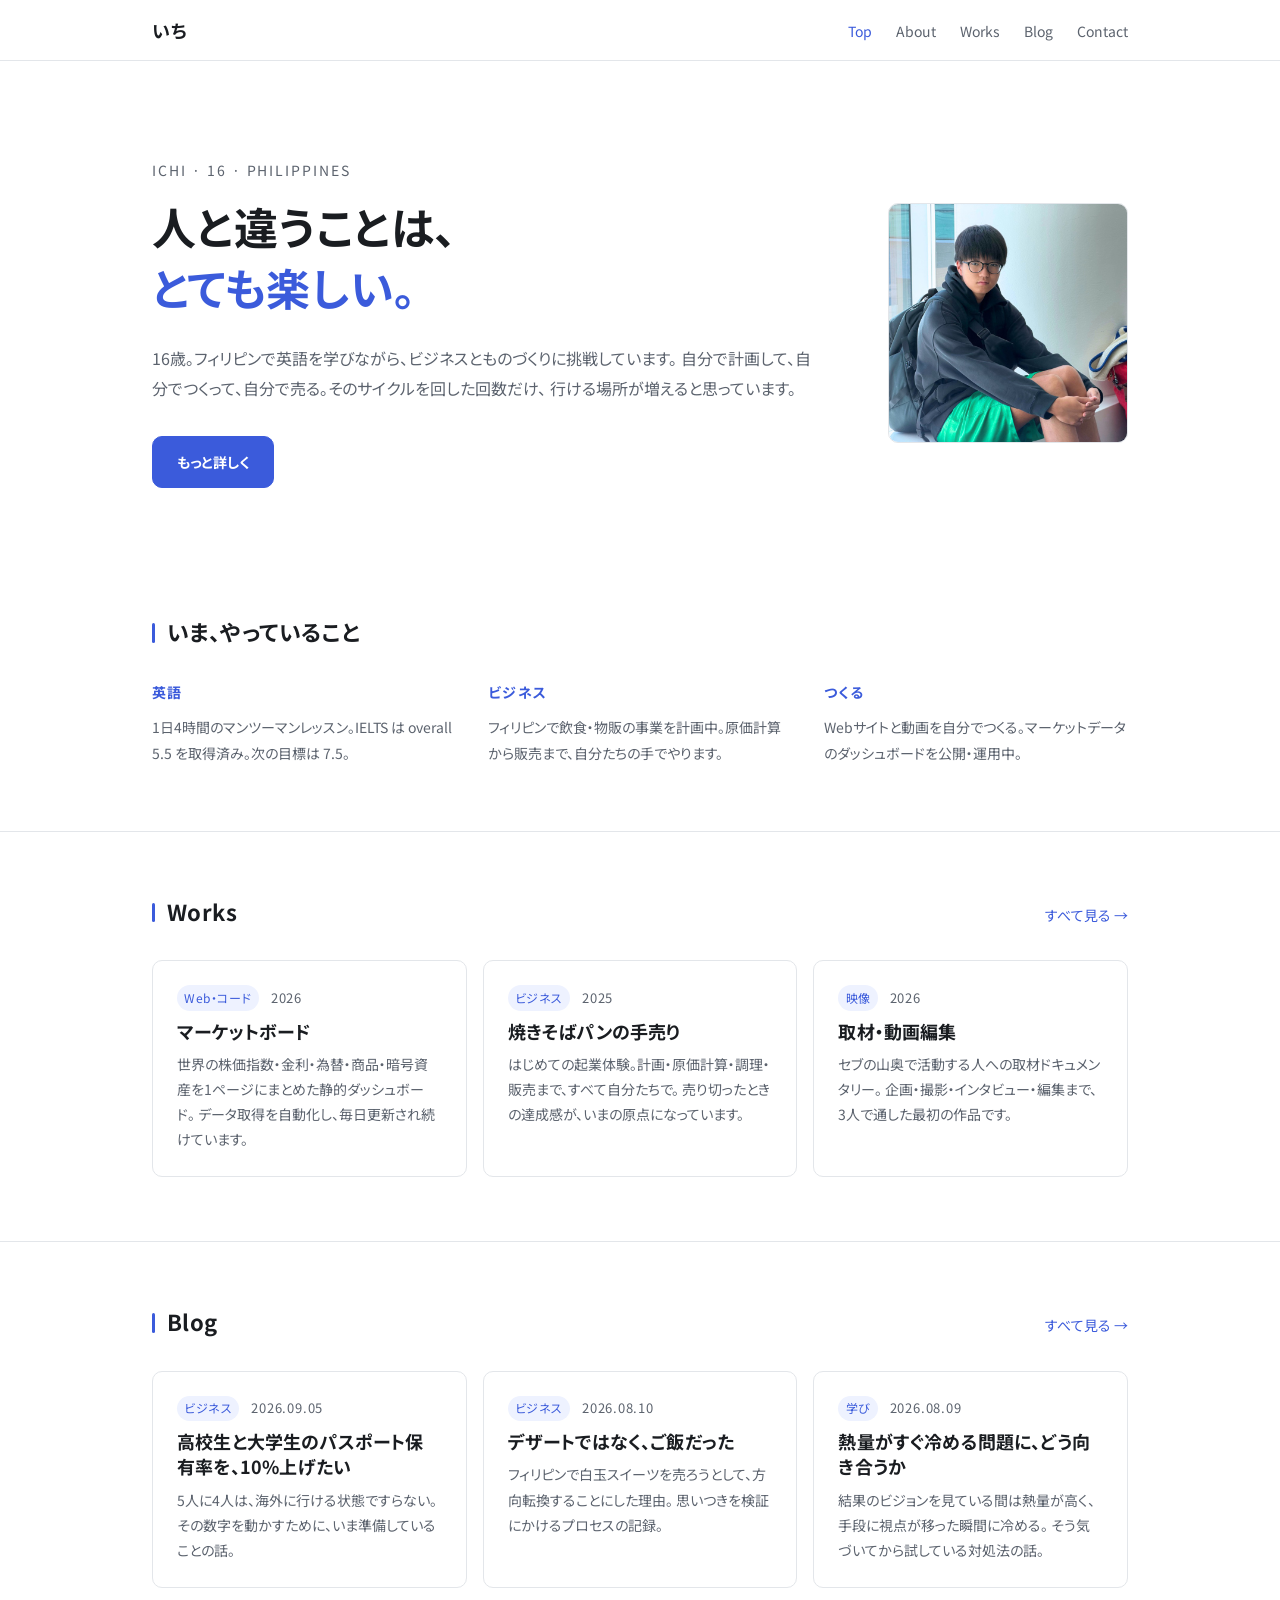
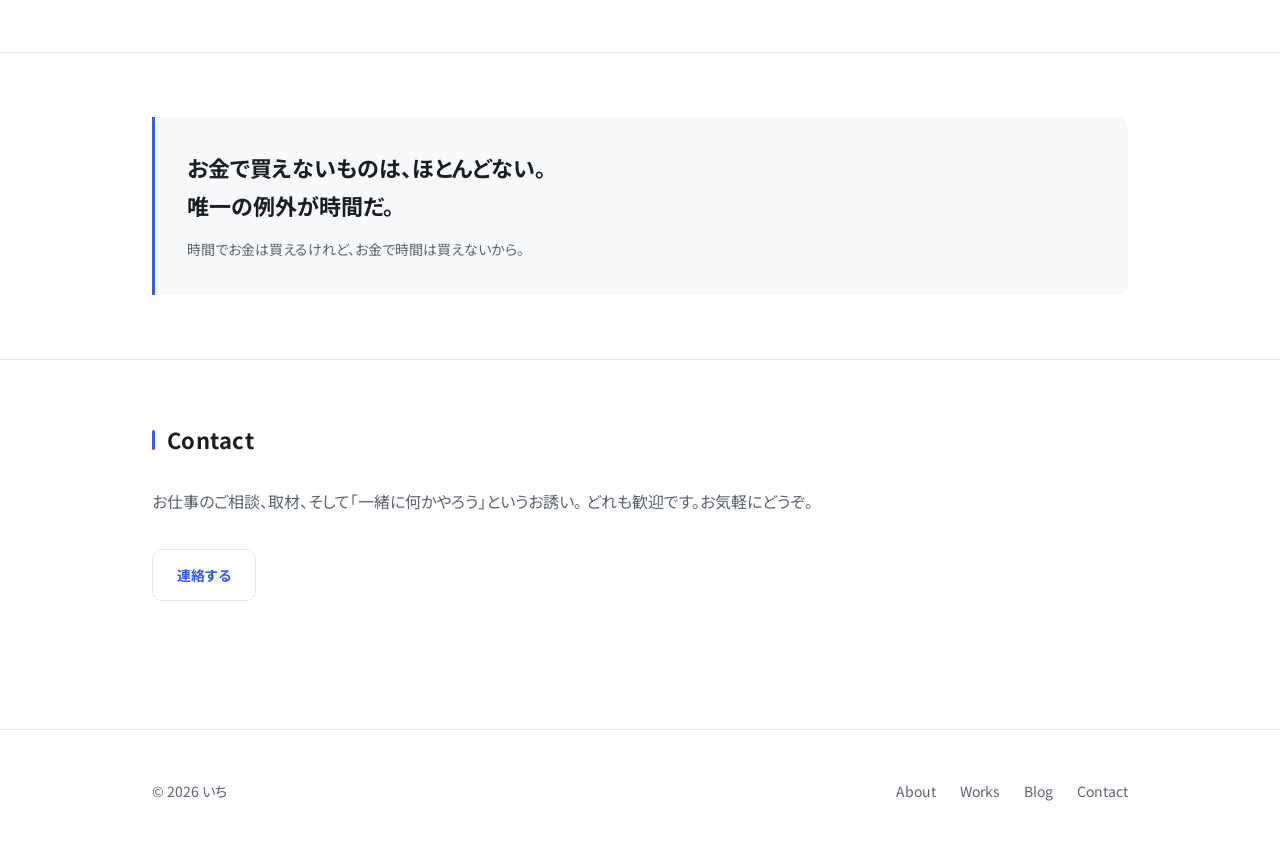
<file: index.html>
<!DOCTYPE html>
<html lang="ja">
<head>
<meta charset="UTF-8">
<meta name="viewport" content="width=device-width, initial-scale=1">
<title>いち — 人と違うことは、とても楽しい</title>
<meta name="description" content="16歳。フィリピンで英語を学びながら、ビジネスとものづくりに挑戦しています。いちの個人サイトです。">

<!-- OGP -->
<link rel="canonical" href="https://onagai0820-gif.github.io/">

<meta property="og:type" content="website">
<meta property="og:title" content="いち — 人と違うことは、とても楽しい">
<meta property="og:description" content="16歳。フィリピンで英語を学びながら、ビジネスとものづくりに挑戦しています。">
<meta property="og:url" content="https://onagai0820-gif.github.io/">
<meta property="og:locale" content="ja_JP">
<meta property="og:site_name" content="いち">
<meta property="og:image" content="https://onagai0820-gif.github.io/assets/img/og.jpg">
<meta property="og:image:width" content="1200">
<meta property="og:image:height" content="630">
<meta name="twitter:image" content="https://onagai0820-gif.github.io/assets/img/og.jpg">
<meta name="twitter:card" content="summary_large_image">

<link rel="preconnect" href="https://fonts.googleapis.com">
<link rel="preconnect" href="https://fonts.gstatic.com" crossorigin>
<link rel="stylesheet" href="https://fonts.googleapis.com/css2?family=Noto+Sans+JP:wght@400;700&display=swap">
<link rel="stylesheet" href="assets/css/style.css">

<script type="application/ld+json">
{
  "@context": "https://schema.org",
  "@type": "Person",
  "name": "いち",
  "url": "https://onagai0820-gif.github.io/",
  "description": "16歳。フィリピンで英語を学びながら、事業づくりとものづくりに挑戦している。",
  "nationality": "JP",
  "knowsAbout": ["起業", "Web開発", "動画編集", "英語学習"],
  "sameAs": [
    "https://www.threads.com/@ichi_souzouryoku",
    "https://www.youtube.com/@ichimichi-vs6mx",
    "https://github.com/onagai0820-gif"
  ]
}
</script>
</head>
<body>

<a class="skip-link" href="#main">本文へスキップ</a>

<header class="site-header">
  <div class="container">
    <a class="brand" href="index.html">いち</a>
    <nav class="nav" aria-label="メインナビゲーション">
      <ul>
        <li><a href="index.html" aria-current="page">Top</a></li>
        <li><a href="about.html">About</a></li>
        <li><a href="works.html">Works</a></li>
        <li><a href="blog/">Blog</a></li>
        <li><a href="contact.html">Contact</a></li>
      </ul>
    </nav>
  </div>
</header>

<main id="main">

  <!-- ヒーロー -->
  <section class="hero">
    <div class="container hero-inner">
      <div>
        <p class="hero-eyebrow">Ichi &middot; 16 &middot; Philippines</p>
        <h1 class="hero-title">人と違うことは、<br><span class="accent">とても楽しい。</span></h1>
        <p class="hero-lead">
          16歳。フィリピンで英語を学びながら、ビジネスとものづくりに挑戦しています。
          自分で計画して、自分でつくって、自分で売る。そのサイクルを回した回数だけ、
          行ける場所が増えると思っています。
        </p>
        <a class="btn" href="about.html">もっと詳しく</a>
      </div>
      <img class="hero-photo" src="assets/img/profile.jpg"
           alt="いちのプロフィール写真" width="800" height="800">
    </div>
  </section>

  <!-- いまやっていること -->
  <section class="section">
    <div class="container">
      <div class="section-head">
        <h2 class="section-title">いま、やっていること</h2>
      </div>
      <dl class="now-list reveal">
        <div>
          <dt>英語</dt>
          <dd>1日4時間のマンツーマンレッスン。IELTS は overall 5.5 を取得済み。次の目標は 7.5。</dd>
        </div>
        <div>
          <dt>ビジネス</dt>
          <dd>フィリピンで飲食・物販の事業を計画中。原価計算から販売まで、自分たちの手でやります。</dd>
        </div>
        <div>
          <dt>つくる</dt>
          <dd>Webサイトと動画を自分でつくる。マーケットデータのダッシュボードを公開・運用中。</dd>
        </div>
      </dl>
    </div>
  </section>

  <!-- Works -->
  <section class="section">
    <div class="container">
      <div class="section-head">
        <h2 class="section-title">Works</h2>
        <a class="link-more" href="works.html">すべて見る →</a>
      </div>
      <div class="card-grid card-grid--3 reveal">

        <a class="card" href="works.html#market-board">
          <p class="card-meta"><span class="tag">Web・コード</span><span>2026</span></p>
          <h3 class="card-title">マーケットボード</h3>
          <p class="card-desc">
            世界の株価指数・金利・為替・商品・暗号資産を1ページにまとめた静的ダッシュボード。
            データ取得を自動化し、毎日更新され続けています。
          </p>
        </a>

        <a class="card" href="works.html#yakisoba-pan">
          <p class="card-meta"><span class="tag">ビジネス</span><span>2025</span></p>
          <h3 class="card-title">焼きそばパンの手売り</h3>
          <p class="card-desc">
            はじめての起業体験。計画・原価計算・調理・販売まで、すべて自分たちで。
            売り切ったときの達成感が、いまの原点になっています。
          </p>
        </a>

        <a class="card" href="works.html#video">
          <p class="card-meta"><span class="tag">映像</span><span>2026</span></p>
          <h3 class="card-title">取材・動画編集</h3>
          <p class="card-desc">
            セブの山奥で活動する人への取材ドキュメンタリー。
            企画・撮影・インタビュー・編集まで、3人で通した最初の作品です。
          </p>
        </a>

      </div>
    </div>
  </section>

  <!-- Blog -->
  <section class="section">
    <div class="container">
      <div class="section-head">
        <h2 class="section-title">Blog</h2>
        <a class="link-more" href="blog/">すべて見る →</a>
      </div>
      <div class="card-grid card-grid--3 reveal">

        <a class="card" href="blog/2026-09-05-passport.html">
          <p class="card-meta"><span class="tag">ビジネス</span><time datetime="2026-09-05">2026.09.05</time></p>
          <h3 class="card-title">高校生と大学生のパスポート保有率を、10%上げたい</h3>
          <p class="card-desc">
            5人に4人は、海外に行ける状態ですらない。
            その数字を動かすために、いま準備していることの話。
          </p>
        </a>

        <a class="card" href="blog/2026-08-10-dessert-to-rice.html">
          <p class="card-meta"><span class="tag">ビジネス</span><time datetime="2026-08-10">2026.08.10</time></p>
          <h3 class="card-title">デザートではなく、ご飯だった</h3>
          <p class="card-desc">
            フィリピンで白玉スイーツを売ろうとして、方向転換することにした理由。
            思いつきを検証にかけるプロセスの記録。
          </p>
        </a>

        <a class="card" href="blog/2026-08-09-netsuryo.html">
          <p class="card-meta"><span class="tag">学び</span><time datetime="2026-08-09">2026.08.09</time></p>
          <h3 class="card-title">熱量がすぐ冷める問題に、どう向き合うか</h3>
          <p class="card-desc">
            結果のビジョンを見ている間は熱量が高く、手段に視点が移った瞬間に冷める。
            そう気づいてから試している対処法の話。
          </p>
        </a>

      </div>
    </div>
  </section>

  <!-- 価値観 -->
  <section class="section">
    <div class="container">
      <blockquote class="pull-quote reveal">
        <p>お金で買えないものは、ほとんどない。<br>唯一の例外が時間だ。</p>
        <footer>時間でお金は買えるけれど、お金で時間は買えないから。</footer>
      </blockquote>
    </div>
  </section>

  <!-- Contact -->
  <section class="section">
    <div class="container">
      <div class="section-head">
        <h2 class="section-title">Contact</h2>
      </div>
      <p class="hero-lead reveal">
        お仕事のご相談、取材、そして「一緒に何かやろう」というお誘い。
        どれも歓迎です。お気軽にどうぞ。
      </p>
      <a class="btn btn--ghost reveal" href="contact.html">連絡する</a>
    </div>
  </section>

</main>

<footer class="site-footer">
  <div class="container">
    <p>&copy; 2026 いち</p>
    <ul class="footer-links">
      <li><a href="about.html">About</a></li>
      <li><a href="works.html">Works</a></li>
      <li><a href="blog/">Blog</a></li>
      <li><a href="contact.html">Contact</a></li>
    </ul>
  </div>
</footer>

<script src="assets/js/main.js"></script>
</body>
</html>
</file>
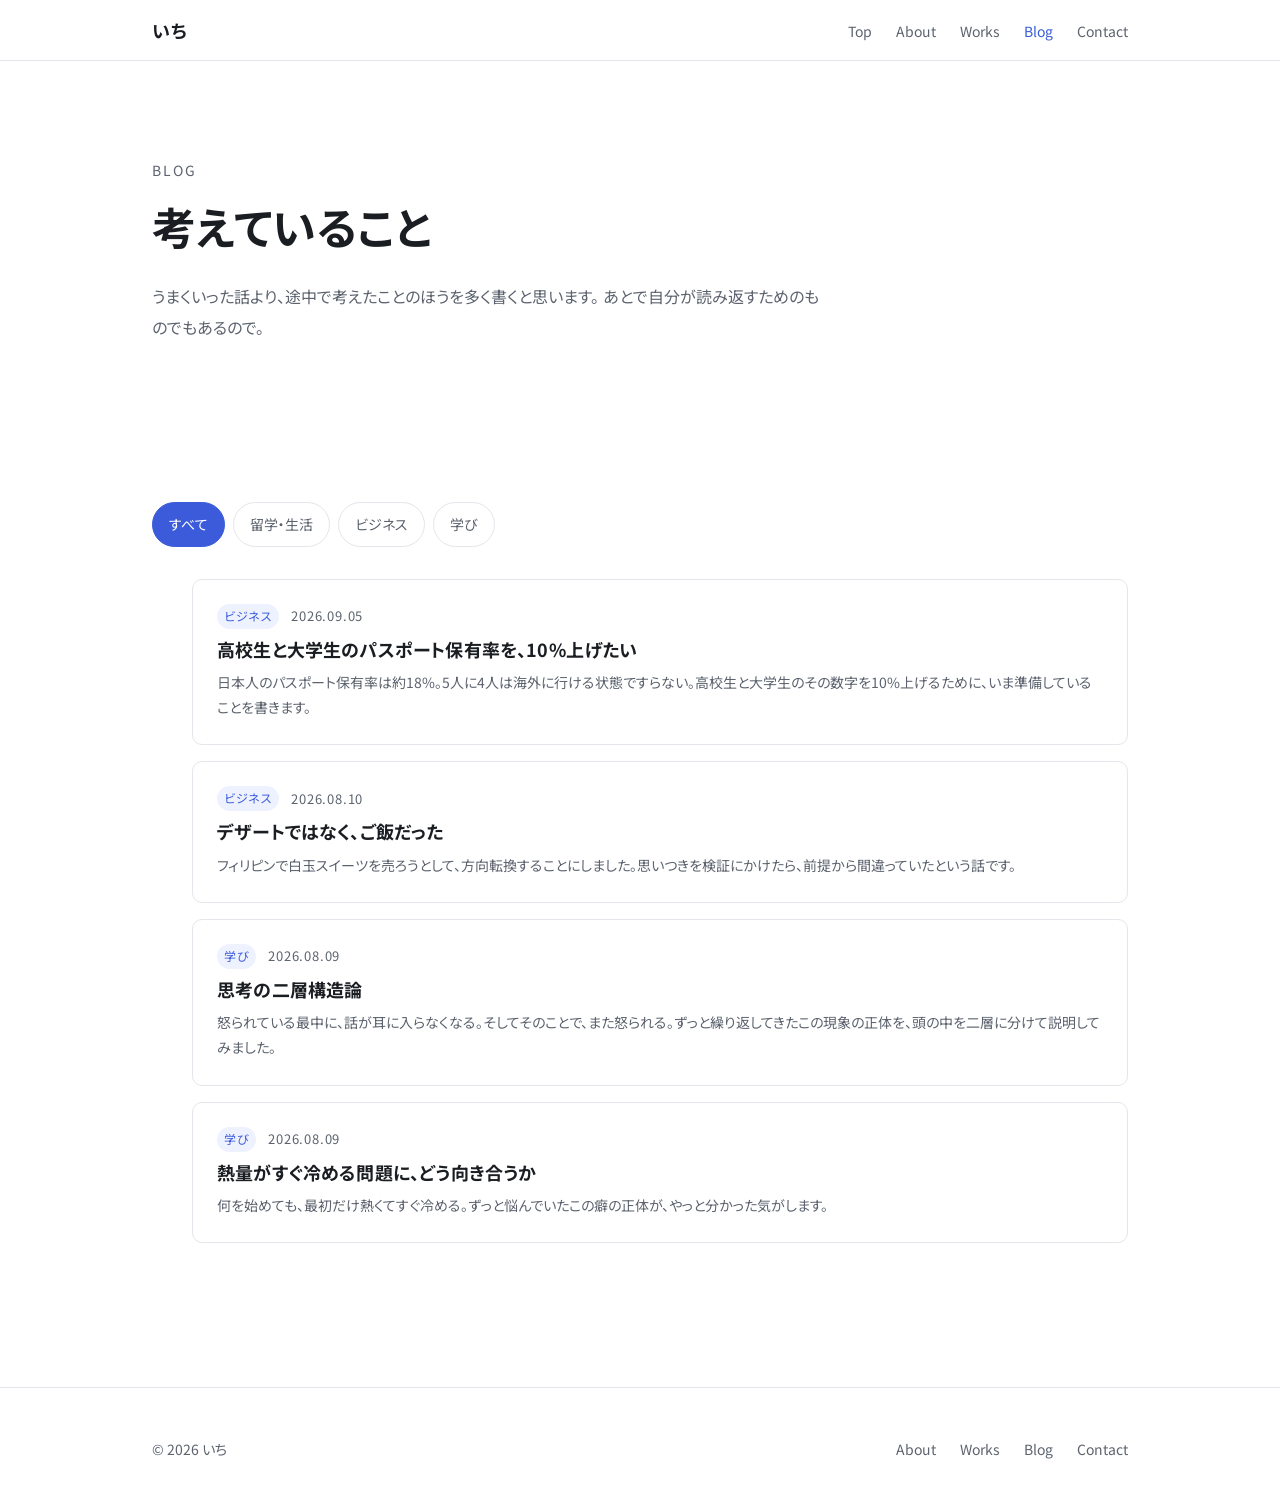
<file: blog/index.html>
<!DOCTYPE html>
<html lang="ja">
<head>
<meta charset="UTF-8">
<meta name="viewport" content="width=device-width, initial-scale=1">
<title>ブログ — いち</title>
<meta name="description" content="フィリピンでの生活、進めている事業、学んだこと。いちが考えていることの記録。">
<link rel="canonical" href="https://onagai0820-gif.github.io/blog/index.html">

<meta property="og:type" content="website">
<meta property="og:title" content="ブログ — いち">
<meta property="og:description" content="フィリピンでの生活、進めている事業、学んだこと。いちが考えていることの記録。">
<meta property="og:url" content="https://onagai0820-gif.github.io/blog/index.html">
<meta property="og:locale" content="ja_JP">
<meta property="og:site_name" content="いち">
<meta property="og:image" content="https://onagai0820-gif.github.io/assets/img/og.jpg">
<meta property="og:image:width" content="1200">
<meta property="og:image:height" content="630">
<meta name="twitter:image" content="https://onagai0820-gif.github.io/assets/img/og.jpg">
<meta name="twitter:card" content="summary_large_image">

<link rel="preconnect" href="https://fonts.googleapis.com">
<link rel="preconnect" href="https://fonts.gstatic.com" crossorigin>
<link rel="stylesheet" href="https://fonts.googleapis.com/css2?family=Noto+Sans+JP:wght@400;700&display=swap">
<link rel="stylesheet" href="../assets/css/style.css">
</head>
<body>

<a class="skip-link" href="#main">本文へスキップ</a>

<header class="site-header">
  <div class="container">
    <a class="brand" href="../index.html">いち</a>
    <nav class="nav" aria-label="メインナビゲーション">
      <ul>
        <li><a href="../index.html">Top</a></li>
        <li><a href="../about.html">About</a></li>
        <li><a href="../works.html">Works</a></li>
        <li><a href="../blog/" aria-current="page">Blog</a></li>
        <li><a href="../contact.html">Contact</a></li>
      </ul>
    </nav>
  </div>
</header>

<main id="main">

  <section class="hero">
    <div class="container">
      <p class="hero-eyebrow">Blog</p>
      <h1 class="hero-title">考えていること</h1>
      <p class="hero-lead">
        うまくいった話より、途中で考えたことのほうを多く書くと思います。
        あとで自分が読み返すためのものでもあるので。
      </p>
    </div>
  </section>

  <section class="section">
    <div class="container">

      <div class="filters" role="group" aria-label="カテゴリでしぼり込む">
        <button class="filter-btn" type="button" data-filter="all" aria-pressed="true">すべて</button>
        <button class="filter-btn" type="button" data-filter="留学・生活" aria-pressed="false">留学・生活</button>
        <button class="filter-btn" type="button" data-filter="ビジネス" aria-pressed="false">ビジネス</button>
        <button class="filter-btn" type="button" data-filter="学び" aria-pressed="false">学び</button>
      </div>

      <ul class="post-list" id="post-list">
        <li data-category="ビジネス">
          <a class="card" href="2026-09-05-passport.html">
            <p class="card-meta"><span class="tag">ビジネス</span><time datetime="2026-09-05">2026.09.05</time></p>
            <h2 class="card-title">高校生と大学生のパスポート保有率を、10%上げたい</h2>
            <p class="card-desc">日本人のパスポート保有率は約18%。5人に4人は海外に行ける状態ですらない。高校生と大学生のその数字を10%上げるために、いま準備していることを書きます。</p>
          </a>
        </li>
        <li data-category="ビジネス">
          <a class="card" href="2026-08-10-dessert-to-rice.html">
            <p class="card-meta"><span class="tag">ビジネス</span><time datetime="2026-08-10">2026.08.10</time></p>
            <h2 class="card-title">デザートではなく、ご飯だった</h2>
            <p class="card-desc">フィリピンで白玉スイーツを売ろうとして、方向転換することにしました。思いつきを検証にかけたら、前提から間違っていたという話です。</p>
          </a>
        </li>
        <li data-category="学び">
          <a class="card" href="2026-08-09-nisou-kouzou.html">
            <p class="card-meta"><span class="tag">学び</span><time datetime="2026-08-09">2026.08.09</time></p>
            <h2 class="card-title">思考の二層構造論</h2>
            <p class="card-desc">怒られている最中に、話が耳に入らなくなる。そしてそのことで、また怒られる。ずっと繰り返してきたこの現象の正体を、頭の中を二層に分けて説明してみました。</p>
          </a>
        </li>
        <li data-category="学び">
          <a class="card" href="2026-08-09-netsuryo.html">
            <p class="card-meta"><span class="tag">学び</span><time datetime="2026-08-09">2026.08.09</time></p>
            <h2 class="card-title">熱量がすぐ冷める問題に、どう向き合うか</h2>
            <p class="card-desc">何を始めても、最初だけ熱くてすぐ冷める。ずっと悩んでいたこの癖の正体が、やっと分かった気がします。</p>
          </a>
        </li>
      </ul>

      <p class="empty-msg" id="empty-msg" hidden>このカテゴリの記事は、まだありません。</p>

    </div>
  </section>
</main>

<footer class="site-footer">
  <div class="container">
    <p>&copy; 2026 いち</p>
    <ul class="footer-links">
      <li><a href="../about.html">About</a></li>
      <li><a href="../works.html">Works</a></li>
      <li><a href="../blog/">Blog</a></li>
      <li><a href="../contact.html">Contact</a></li>
    </ul>
  </div>
</footer>

<script src="../assets/js/main.js"></script>
<script>
// カテゴリでの絞り込み（ページ遷移なし）
(function () {
  var buttons = document.querySelectorAll('.filter-btn');
  var items = document.querySelectorAll('#post-list > li');
  var empty = document.getElementById('empty-msg');
  if (!buttons.length || !items.length) return;

  function apply(filter) {
    var shown = 0;
    items.forEach(function (li) {
      var match = (filter === 'all' || li.dataset.category === filter);
      li.hidden = !match;
      if (match) shown++;
    });
    if (empty) empty.hidden = shown > 0;
  }

  buttons.forEach(function (btn) {
    btn.addEventListener('click', function () {
      buttons.forEach(function (b) { b.setAttribute('aria-pressed', String(b === btn)); });
      apply(btn.dataset.filter);
    });
  });
})();
</script>
</body>
</html>
</file>
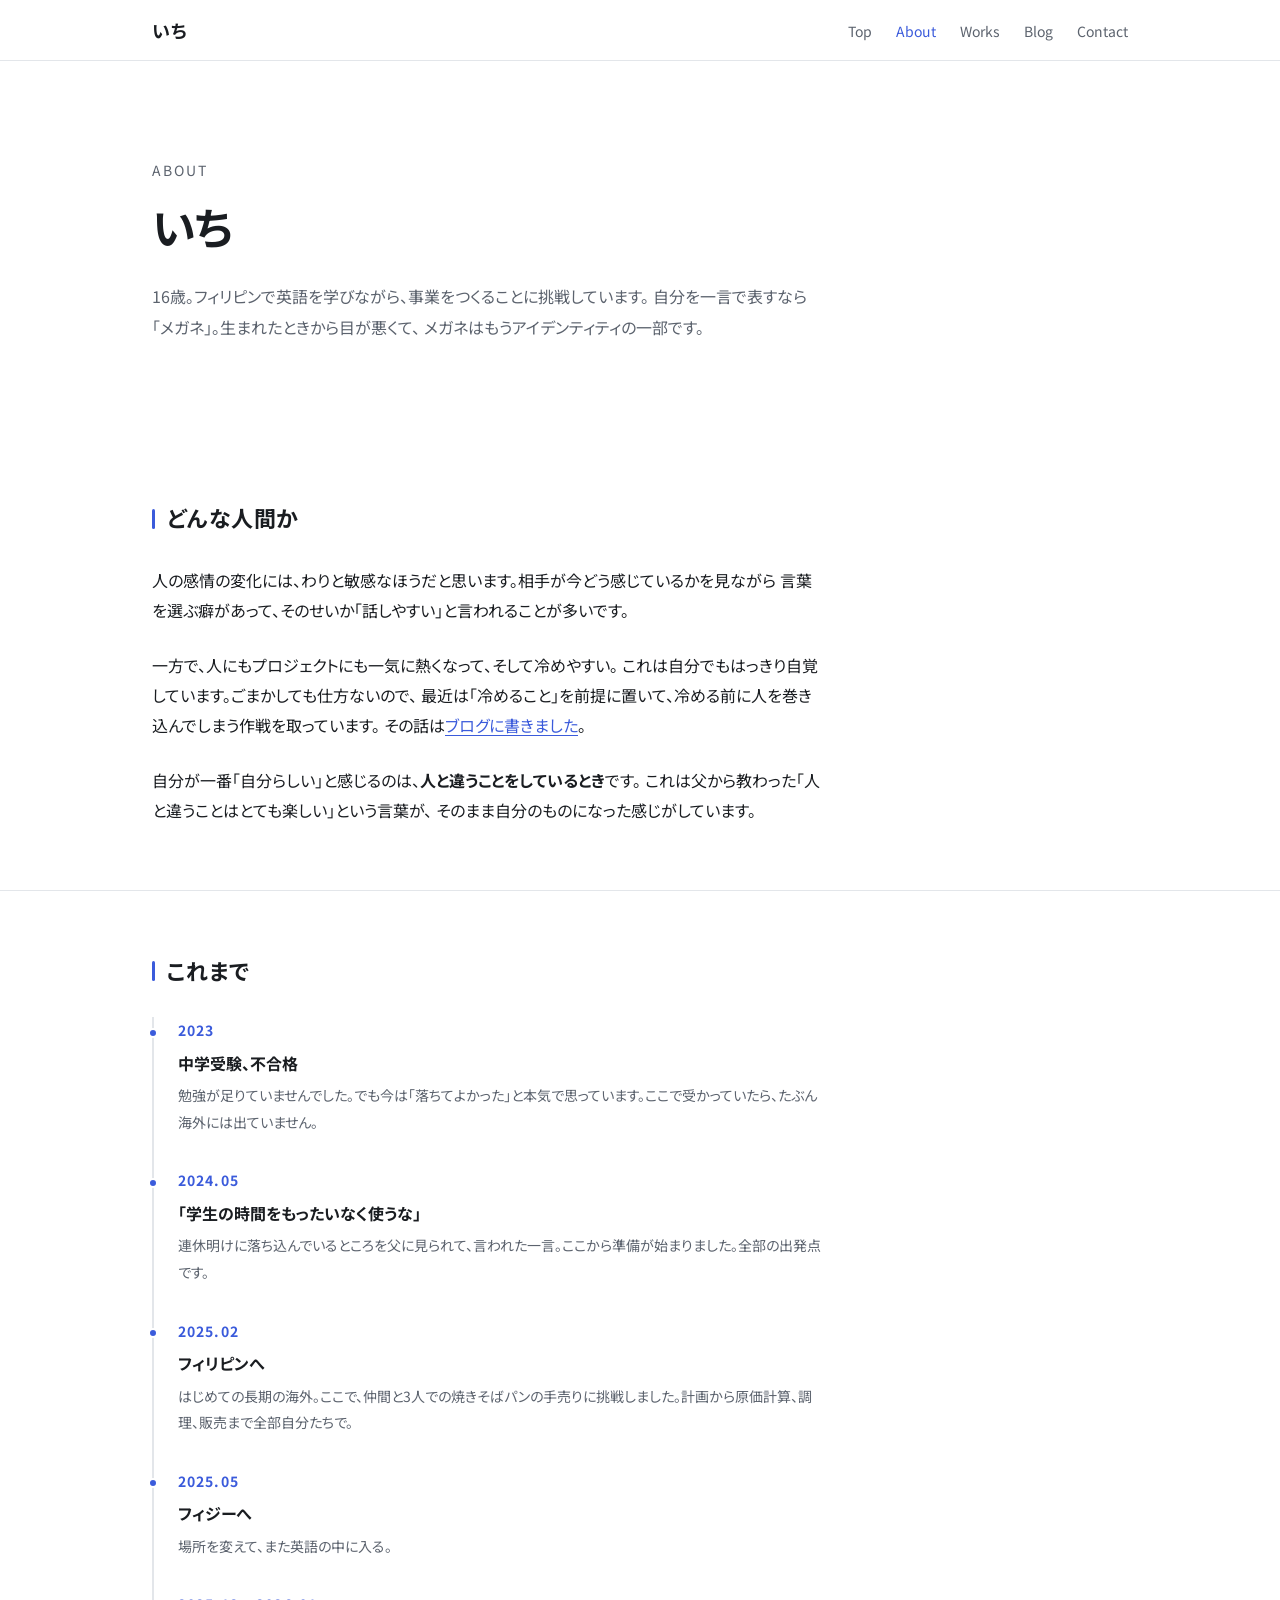
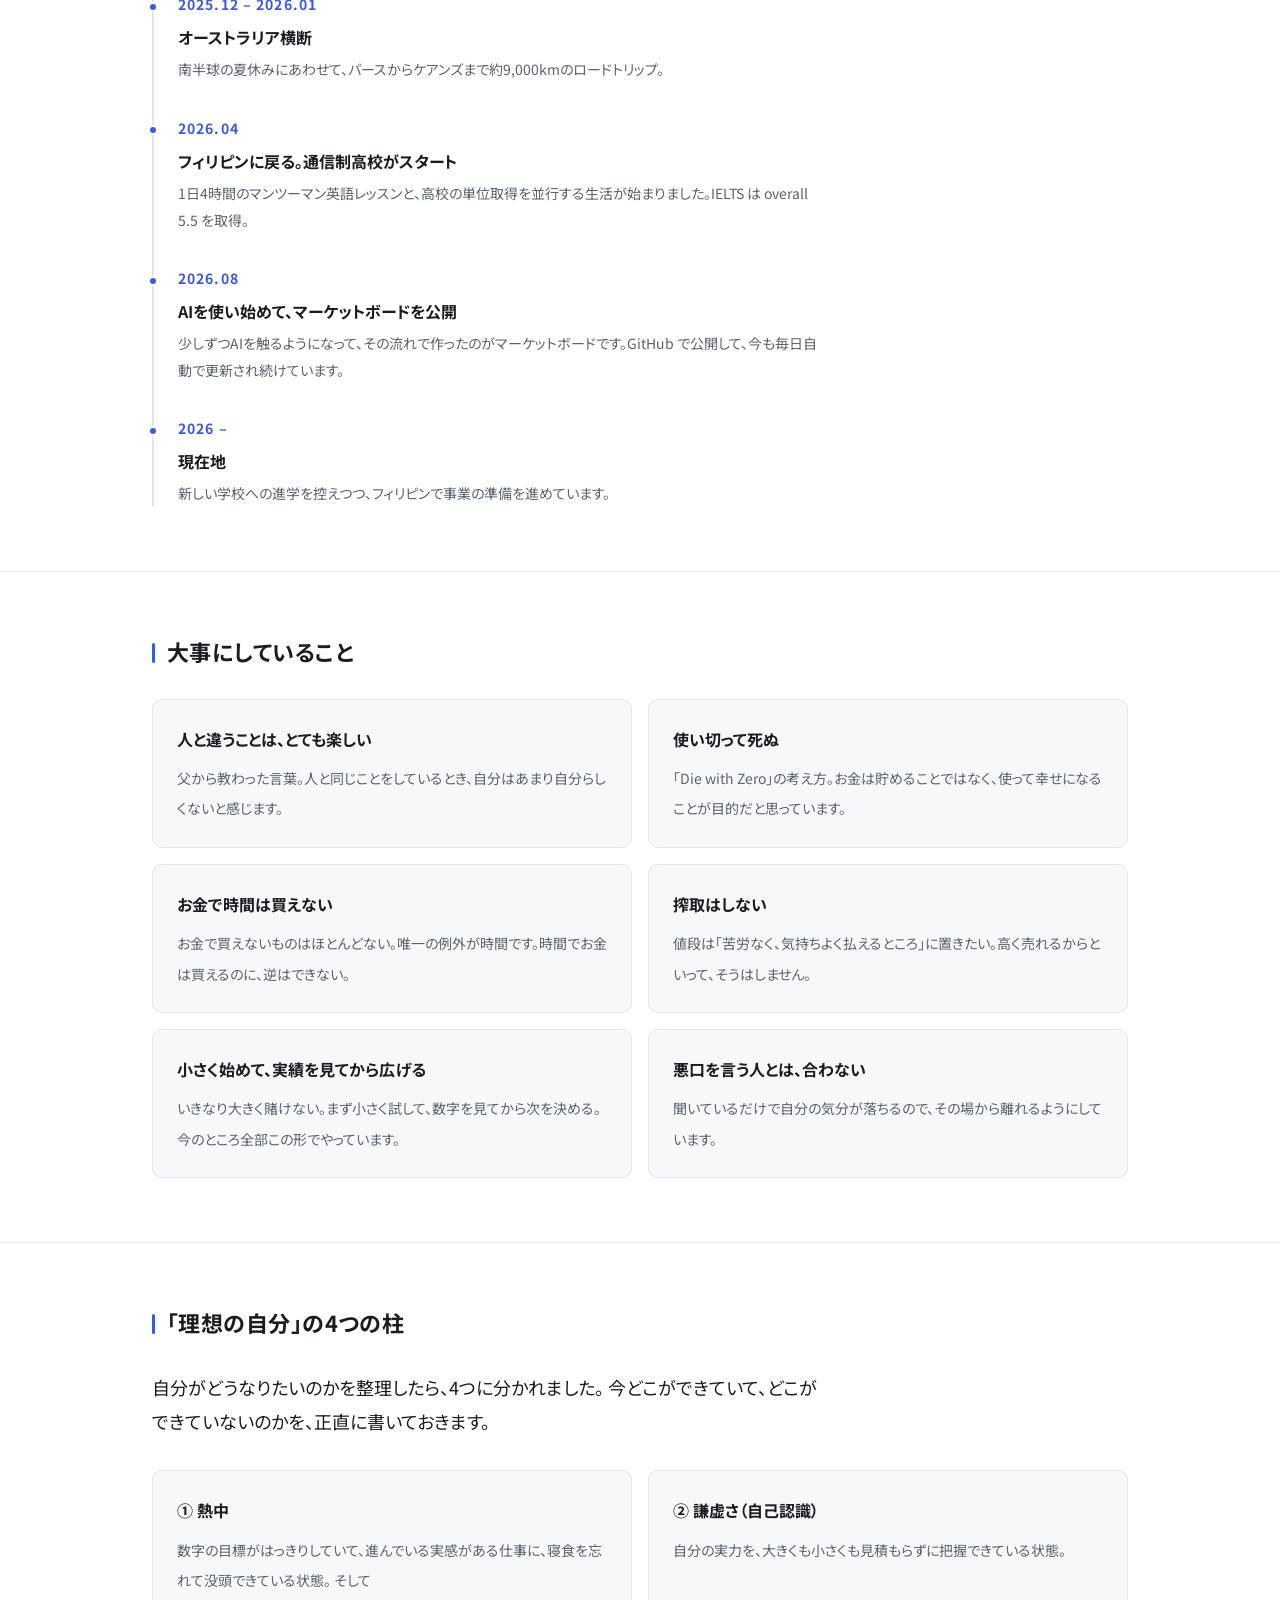
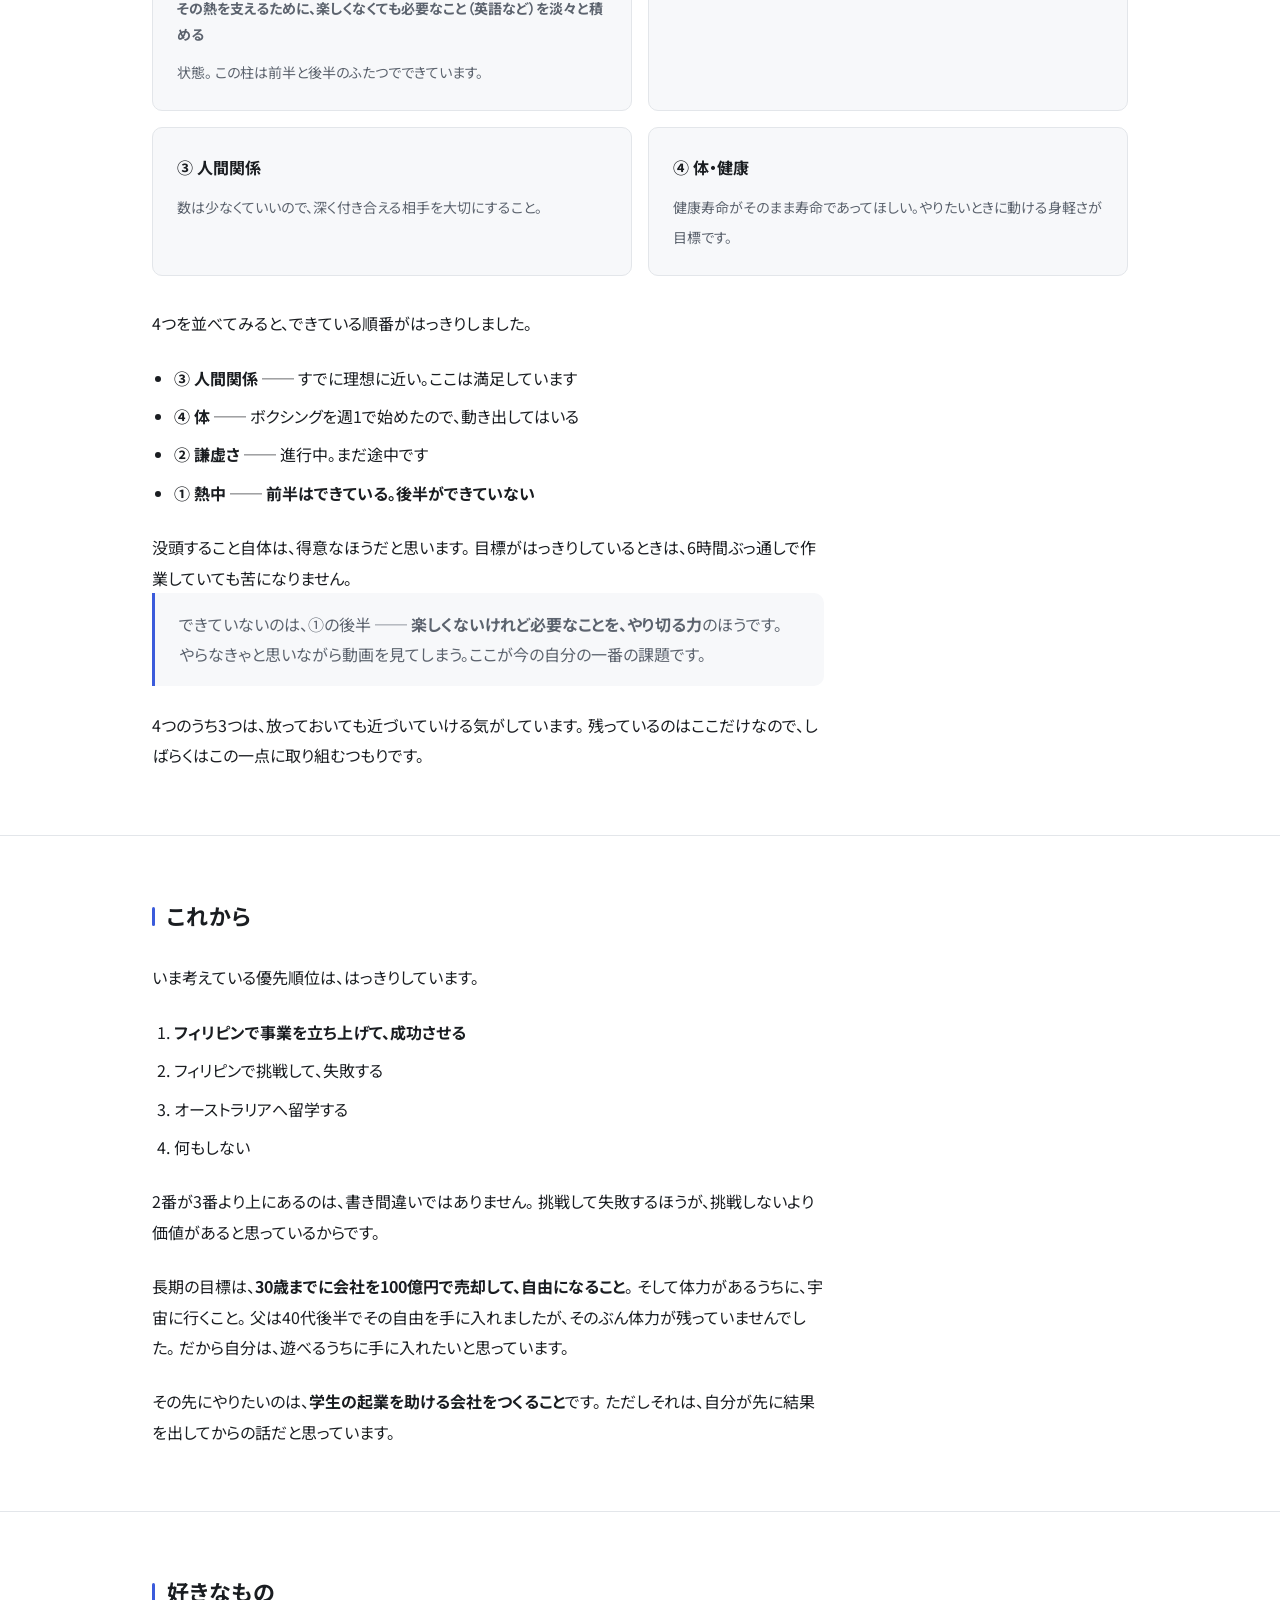
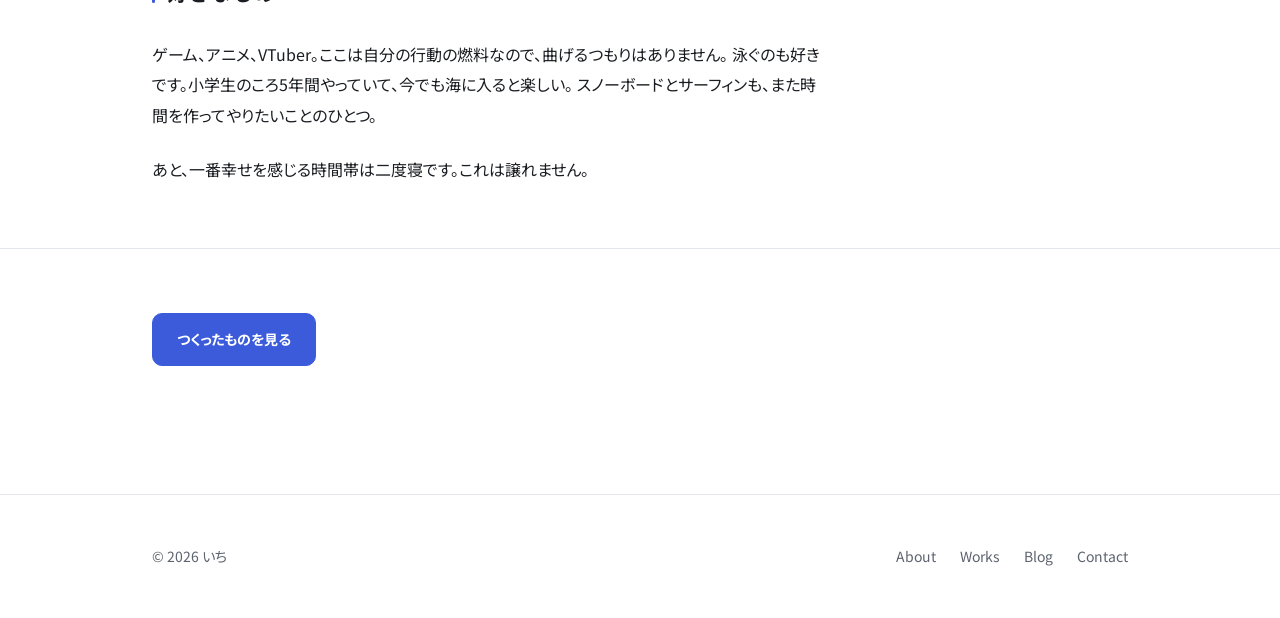
<file: about.html>
<!DOCTYPE html>
<html lang="ja">
<head>
<meta charset="UTF-8">
<meta name="viewport" content="width=device-width, initial-scale=1">
<title>自己紹介 — いち</title>
<meta name="description" content="16歳。フィリピンで英語を学びながら事業づくりに挑戦するいちの自己紹介。経歴、大事にしている価値観、これからの目標。">
<link rel="canonical" href="https://onagai0820-gif.github.io/about.html">

<meta property="og:type" content="website">
<meta property="og:title" content="自己紹介 — いち">
<meta property="og:description" content="16歳。フィリピンで英語を学びながら事業づくりに挑戦するいちの自己紹介。経歴、大事にしている価値観、これからの目標。">
<meta property="og:url" content="https://onagai0820-gif.github.io/about.html">
<meta property="og:locale" content="ja_JP">
<meta property="og:site_name" content="いち">
<meta property="og:image" content="https://onagai0820-gif.github.io/assets/img/og.jpg">
<meta property="og:image:width" content="1200">
<meta property="og:image:height" content="630">
<meta name="twitter:image" content="https://onagai0820-gif.github.io/assets/img/og.jpg">
<meta name="twitter:card" content="summary_large_image">

<link rel="preconnect" href="https://fonts.googleapis.com">
<link rel="preconnect" href="https://fonts.gstatic.com" crossorigin>
<link rel="stylesheet" href="https://fonts.googleapis.com/css2?family=Noto+Sans+JP:wght@400;700&display=swap">
<link rel="stylesheet" href="assets/css/style.css">
</head>
<body>

<a class="skip-link" href="#main">本文へスキップ</a>

<header class="site-header">
  <div class="container">
    <a class="brand" href="index.html">いち</a>
    <nav class="nav" aria-label="メインナビゲーション">
      <ul>
        <li><a href="index.html">Top</a></li>
        <li><a href="about.html" aria-current="page">About</a></li>
        <li><a href="works.html">Works</a></li>
        <li><a href="blog/">Blog</a></li>
        <li><a href="contact.html">Contact</a></li>
      </ul>
    </nav>
  </div>
</header>

<main id="main">

  <section class="hero">
    <div class="container">
      <p class="hero-eyebrow">About</p>
      <h1 class="hero-title">いち</h1>
      <p class="hero-lead">
        16歳。フィリピンで英語を学びながら、事業をつくることに挑戦しています。
        自分を一言で表すなら「メガネ」。生まれたときから目が悪くて、
        メガネはもうアイデンティティの一部です。
      </p>
    </div>
  </section>

  <section class="section">
    <div class="container">
      <div class="section-head"><h2 class="section-title">どんな人間か</h2></div>
      <div class="prose reveal">
        <p>
          人の感情の変化には、わりと敏感なほうだと思います。相手が今どう感じているかを見ながら
          言葉を選ぶ癖があって、そのせいか「話しやすい」と言われることが多いです。
        </p>
        <p>
          一方で、人にもプロジェクトにも一気に熱くなって、そして冷めやすい。
          これは自分でもはっきり自覚しています。ごまかしても仕方ないので、
          最近は「冷めること」を前提に置いて、冷める前に人を巻き込んでしまう作戦を取っています。
          その話は<a href="blog/2026-08-09-netsuryo.html">ブログに書きました</a>。
        </p>
        <p>
          自分が一番「自分らしい」と感じるのは、<strong>人と違うことをしているとき</strong>です。
          これは父から教わった「人と違うことはとても楽しい」という言葉が、
          そのまま自分のものになった感じがしています。
        </p>
      </div>
    </div>
  </section>

  <section class="section">
    <div class="container">
      <div class="section-head"><h2 class="section-title">これまで</h2></div>
      <ol class="timeline reveal">
        <li>
          <span class="year">2023</span>
          <span class="event">中学受験、不合格</span>
          <span class="detail">勉強が足りていませんでした。でも今は「落ちてよかった」と本気で思っています。ここで受かっていたら、たぶん海外には出ていません。</span>
        </li>
        <li>
          <span class="year">2024.05</span>
          <span class="event">「学生の時間をもったいなく使うな」</span>
          <span class="detail">連休明けに落ち込んでいるところを父に見られて、言われた一言。ここから準備が始まりました。全部の出発点です。</span>
        </li>
        <li>
          <span class="year">2025.02</span>
          <span class="event">フィリピンへ</span>
          <span class="detail">はじめての長期の海外。ここで、仲間と3人での焼きそばパンの手売りに挑戦しました。計画から原価計算、調理、販売まで全部自分たちで。</span>
        </li>
        <li>
          <span class="year">2025.05</span>
          <span class="event">フィジーへ</span>
          <span class="detail">場所を変えて、また英語の中に入る。</span>
        </li>
        <li>
          <span class="year">2025.12 – 2026.01</span>
          <span class="event">オーストラリア横断</span>
          <span class="detail">南半球の夏休みにあわせて、パースからケアンズまで約9,000kmのロードトリップ。</span>
        </li>
        <li>
          <span class="year">2026.04</span>
          <span class="event">フィリピンに戻る。通信制高校がスタート</span>
          <span class="detail">1日4時間のマンツーマン英語レッスンと、高校の単位取得を並行する生活が始まりました。IELTS は overall 5.5 を取得。</span>
        </li>
        <li>
          <span class="year">2026.08</span>
          <span class="event">AIを使い始めて、マーケットボードを公開</span>
          <span class="detail">少しずつAIを触るようになって、その流れで作ったのがマーケットボードです。GitHub で公開して、今も毎日自動で更新され続けています。</span>
        </li>
        <li>
          <span class="year">2026 –</span>
          <span class="event">現在地</span>
          <span class="detail">新しい学校への進学を控えつつ、フィリピンで事業の準備を進めています。</span>
        </li>
      </ol>
    </div>
  </section>

  <section class="section">
    <div class="container">
      <div class="section-head"><h2 class="section-title">大事にしていること</h2></div>
      <ul class="values reveal">
        <li>
          <strong>人と違うことは、とても楽しい</strong>
          <span>父から教わった言葉。人と同じことをしているとき、自分はあまり自分らしくないと感じます。</span>
        </li>
        <li>
          <strong>使い切って死ぬ</strong>
          <span>「Die with Zero」の考え方。お金は貯めることではなく、使って幸せになることが目的だと思っています。</span>
        </li>
        <li>
          <strong>お金で時間は買えない</strong>
          <span>お金で買えないものはほとんどない。唯一の例外が時間です。時間でお金は買えるのに、逆はできない。</span>
        </li>
        <li>
          <strong>搾取はしない</strong>
          <span>値段は「苦労なく、気持ちよく払えるところ」に置きたい。高く売れるからといって、そうはしません。</span>
        </li>
        <li>
          <strong>小さく始めて、実績を見てから広げる</strong>
          <span>いきなり大きく賭けない。まず小さく試して、数字を見てから次を決める。今のところ全部この形でやっています。</span>
        </li>
        <li>
          <strong>悪口を言う人とは、合わない</strong>
          <span>聞いているだけで自分の気分が落ちるので、その場から離れるようにしています。</span>
        </li>
      </ul>
    </div>
  </section>

  <section class="section">
    <div class="container">
      <div class="section-head"><h2 class="section-title">「理想の自分」の4つの柱</h2></div>
      <div class="prose reveal">
        <p class="lead">
          自分がどうなりたいのかを整理したら、4つに分かれました。
          今どこができていて、どこができていないのかを、正直に書いておきます。
        </p>
      </div>
      <ul class="values reveal" style="margin-top:2rem">
        <li>
          <strong>① 熱中</strong>
          <span>
            数字の目標がはっきりしていて、進んでいる実感がある仕事に、寝食を忘れて没頭できている状態。
            そして<strong>その熱を支えるために、楽しくなくても必要なこと（英語など）を淡々と積める</strong>状態。
            この柱は前半と後半のふたつでできています。
          </span>
        </li>
        <li>
          <strong>② 謙虚さ（自己認識）</strong>
          <span>自分の実力を、大きくも小さくも見積もらずに把握できている状態。</span>
        </li>
        <li>
          <strong>③ 人間関係</strong>
          <span>数は少なくていいので、深く付き合える相手を大切にすること。</span>
        </li>
        <li>
          <strong>④ 体・健康</strong>
          <span>健康寿命がそのまま寿命であってほしい。やりたいときに動ける身軽さが目標です。</span>
        </li>
      </ul>
      <div class="prose reveal" style="margin-top:2rem">
        <p>4つを並べてみると、できている順番がはっきりしました。</p>
        <ul>
          <li><strong>③ 人間関係</strong> ── すでに理想に近い。ここは満足しています</li>
          <li><strong>④ 体</strong> ── ボクシングを週1で始めたので、動き出してはいる</li>
          <li><strong>② 謙虚さ</strong> ── 進行中。まだ途中です</li>
          <li><strong>① 熱中</strong> ── <strong>前半はできている。後半ができていない</strong></li>
        </ul>
        <p>
          没頭すること自体は、得意なほうだと思います。
          目標がはっきりしているときは、6時間ぶっ通しで作業していても苦になりません。
        </p>
        <blockquote>
          <p>
            できていないのは、①の後半 ──
            <strong>楽しくないけれど必要なことを、やり切る力</strong>のほうです。
            やらなきゃと思いながら動画を見てしまう。ここが今の自分の一番の課題です。
          </p>
        </blockquote>
        <p>
          4つのうち3つは、放っておいても近づいていける気がしています。
          残っているのはここだけなので、しばらくはこの一点に取り組むつもりです。
        </p>
      </div>
    </section>

  <section class="section">
    <div class="container">
      <div class="section-head"><h2 class="section-title">これから</h2></div>
      <div class="prose reveal">
        <p>
          いま考えている優先順位は、はっきりしています。
        </p>
        <ol>
          <li><strong>フィリピンで事業を立ち上げて、成功させる</strong></li>
          <li>フィリピンで挑戦して、失敗する</li>
          <li>オーストラリアへ留学する</li>
          <li>何もしない</li>
        </ol>
        <p>
          2番が3番より上にあるのは、書き間違いではありません。
          挑戦して失敗するほうが、挑戦しないより価値があると思っているからです。
        </p>
        <p>
          長期の目標は、<strong>30歳までに会社を100億円で売却して、自由になること</strong>。
          そして体力があるうちに、宇宙に行くこと。
          父は40代後半でその自由を手に入れましたが、そのぶん体力が残っていませんでした。
          だから自分は、遊べるうちに手に入れたいと思っています。
        </p>
        <p>
          その先にやりたいのは、<strong>学生の起業を助ける会社をつくること</strong>です。
          ただしそれは、自分が先に結果を出してからの話だと思っています。
        </p>
      </div>
    </div>
  </section>

  <section class="section">
    <div class="container">
      <div class="section-head"><h2 class="section-title">好きなもの</h2></div>
      <div class="prose reveal">
        <p>
          ゲーム、アニメ、VTuber。ここは自分の行動の燃料なので、曲げるつもりはありません。
          泳ぐのも好きです。小学生のころ5年間やっていて、今でも海に入ると楽しい。
          スノーボードとサーフィンも、また時間を作ってやりたいことのひとつ。
        </p>
        <p>
          あと、一番幸せを感じる時間帯は二度寝です。これは譲れません。
        </p>
      </div>
    </div>
  </section>

  <section class="section">
    <div class="container">
      <div class="prose reveal">
        <a class="btn" href="works.html">つくったものを見る</a>
      </div>
    </div>
  </section>
</main>

<footer class="site-footer">
  <div class="container">
    <p>&copy; 2026 いち</p>
    <ul class="footer-links">
      <li><a href="about.html">About</a></li>
      <li><a href="works.html">Works</a></li>
      <li><a href="blog/">Blog</a></li>
      <li><a href="contact.html">Contact</a></li>
    </ul>
  </div>
</footer>

<script src="assets/js/main.js"></script>
</body>
</html>
</file>
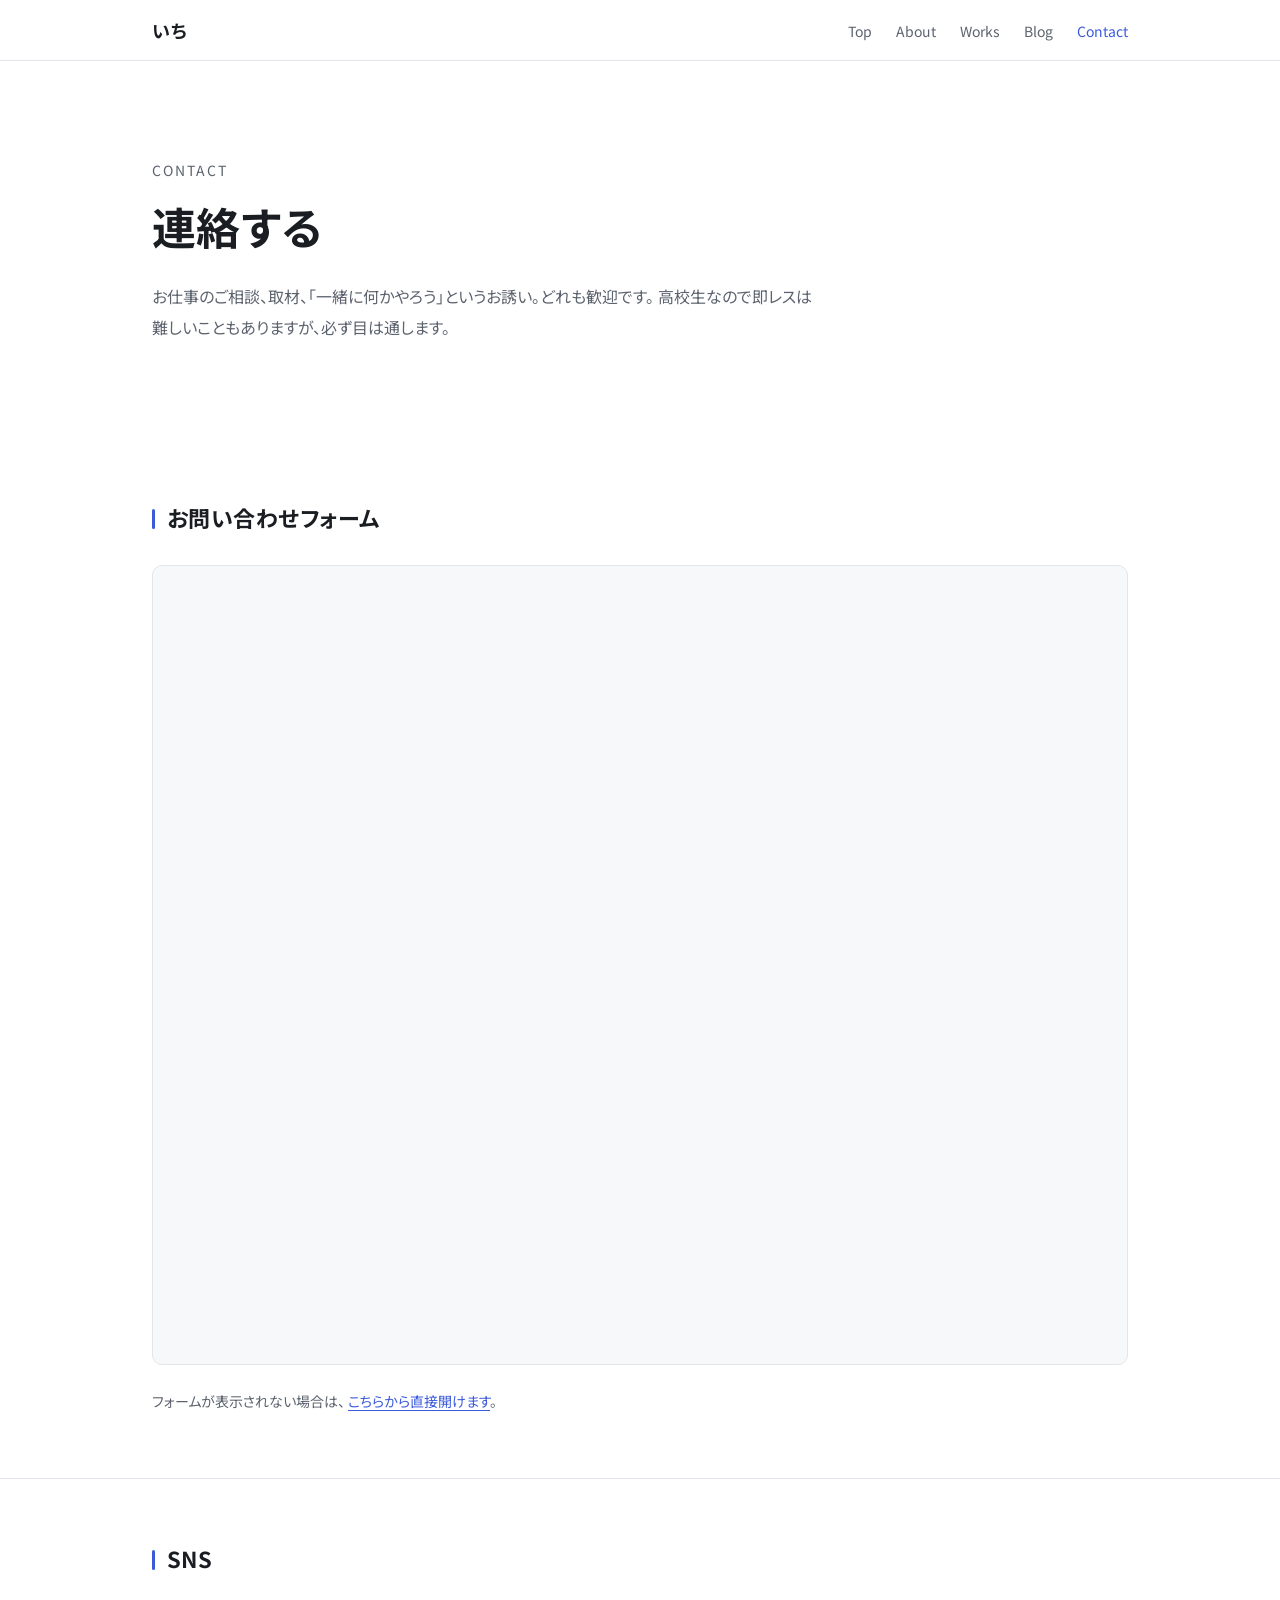
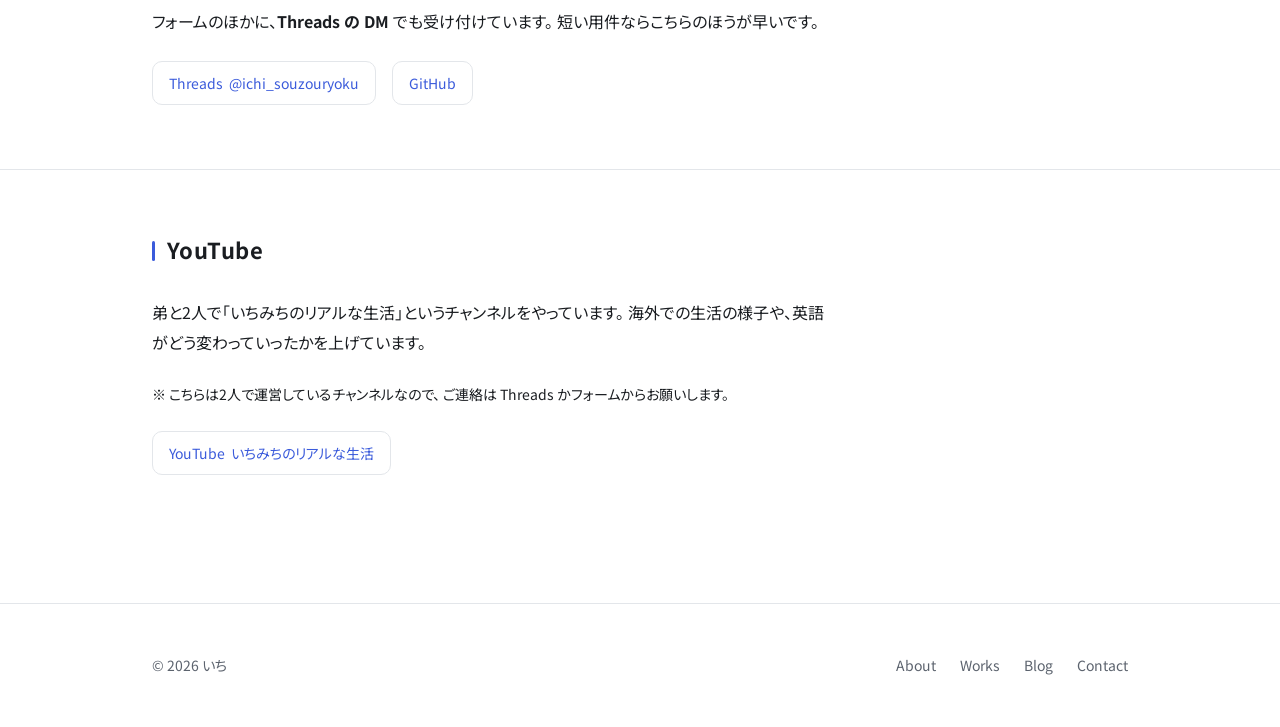
<file: contact.html>
<!DOCTYPE html>
<html lang="ja">
<head>
<meta charset="UTF-8">
<meta name="viewport" content="width=device-width, initial-scale=1">
<title>連絡する — いち</title>
<meta name="description" content="いちへのお問い合わせ。お仕事の相談、取材、共同プロジェクトのお誘いはこちらから。">
<link rel="canonical" href="https://onagai0820-gif.github.io/contact.html">

<meta property="og:type" content="website">
<meta property="og:title" content="連絡する — いち">
<meta property="og:description" content="いちへのお問い合わせ。お仕事の相談、取材、共同プロジェクトのお誘いはこちらから。">
<meta property="og:url" content="https://onagai0820-gif.github.io/contact.html">
<meta property="og:locale" content="ja_JP">
<meta property="og:site_name" content="いち">
<meta property="og:image" content="https://onagai0820-gif.github.io/assets/img/og.jpg">
<meta property="og:image:width" content="1200">
<meta property="og:image:height" content="630">
<meta name="twitter:image" content="https://onagai0820-gif.github.io/assets/img/og.jpg">
<meta name="twitter:card" content="summary_large_image">

<link rel="preconnect" href="https://fonts.googleapis.com">
<link rel="preconnect" href="https://fonts.gstatic.com" crossorigin>
<link rel="stylesheet" href="https://fonts.googleapis.com/css2?family=Noto+Sans+JP:wght@400;700&display=swap">
<link rel="stylesheet" href="assets/css/style.css">
</head>
<body>

<a class="skip-link" href="#main">本文へスキップ</a>

<header class="site-header">
  <div class="container">
    <a class="brand" href="index.html">いち</a>
    <nav class="nav" aria-label="メインナビゲーション">
      <ul>
        <li><a href="index.html">Top</a></li>
        <li><a href="about.html">About</a></li>
        <li><a href="works.html">Works</a></li>
        <li><a href="blog/">Blog</a></li>
        <li><a href="contact.html" aria-current="page">Contact</a></li>
      </ul>
    </nav>
  </div>
</header>

<main id="main">

  <section class="hero">
    <div class="container">
      <p class="hero-eyebrow">Contact</p>
      <h1 class="hero-title">連絡する</h1>
      <p class="hero-lead">
        お仕事のご相談、取材、「一緒に何かやろう」というお誘い。どれも歓迎です。
        高校生なので即レスは難しいこともありますが、必ず目は通します。
      </p>
    </div>
  </section>

  <section class="section">
    <div class="container">
      <div class="section-head"><h2 class="section-title">お問い合わせフォーム</h2></div>

      <iframe class="form-embed"
              src="https://docs.google.com/forms/d/e/1FAIpQLScGBMewe-bCuAodKgkNprhY_uXhaOe4iULVS9AB3RUVroArzg/viewform?embedded=true"
              title="お問い合わせフォーム"
              loading="lazy">読み込んでいます…</iframe>
      <p class="card-desc" style="margin-top:1rem">
        フォームが表示されない場合は、
        <a href="https://forms.gle/43B8svLYfgw9ZppZ9" target="_blank" rel="noopener">こちらから直接開けます</a>。
      </p>
    </div>
  </section>

  <section class="section">
    <div class="container">
      <div class="section-head"><h2 class="section-title">SNS</h2></div>
      <div class="prose reveal">
        <p>
          フォームのほかに、<strong>Threads の DM</strong> でも受け付けています。
          短い用件ならこちらのほうが早いです。
        </p>
      </div>
      <ul class="social reveal" style="margin-top:1.5rem">
        <li><a href="https://www.threads.com/@ichi_souzouryoku" target="_blank" rel="noopener">Threads &nbsp;@ichi_souzouryoku</a></li>
        <li><a href="https://github.com/onagai0820-gif" target="_blank" rel="noopener">GitHub</a></li>
      </ul>
    </div>
  </section>

  <section class="section">
    <div class="container">
      <div class="section-head"><h2 class="section-title">YouTube</h2></div>
      <div class="prose reveal">
        <p>
          弟と2人で「いちみちのリアルな生活」というチャンネルをやっています。
          海外での生活の様子や、英語がどう変わっていったかを上げています。
        </p>
        <p class="card-desc">
          ※ こちらは2人で運営しているチャンネルなので、
          ご連絡は Threads かフォームからお願いします。
        </p>
      </div>
      <ul class="social reveal" style="margin-top:1.5rem">
        <li><a href="https://www.youtube.com/@ichimichi-vs6mx" target="_blank" rel="noopener">YouTube &nbsp;いちみちのリアルな生活</a></li>
      </ul>
    </div>
  </section>
</main>

<footer class="site-footer">
  <div class="container">
    <p>&copy; 2026 いち</p>
    <ul class="footer-links">
      <li><a href="about.html">About</a></li>
      <li><a href="works.html">Works</a></li>
      <li><a href="blog/">Blog</a></li>
      <li><a href="contact.html">Contact</a></li>
    </ul>
  </div>
</footer>

<script src="assets/js/main.js"></script>
</body>
</html>
</file>
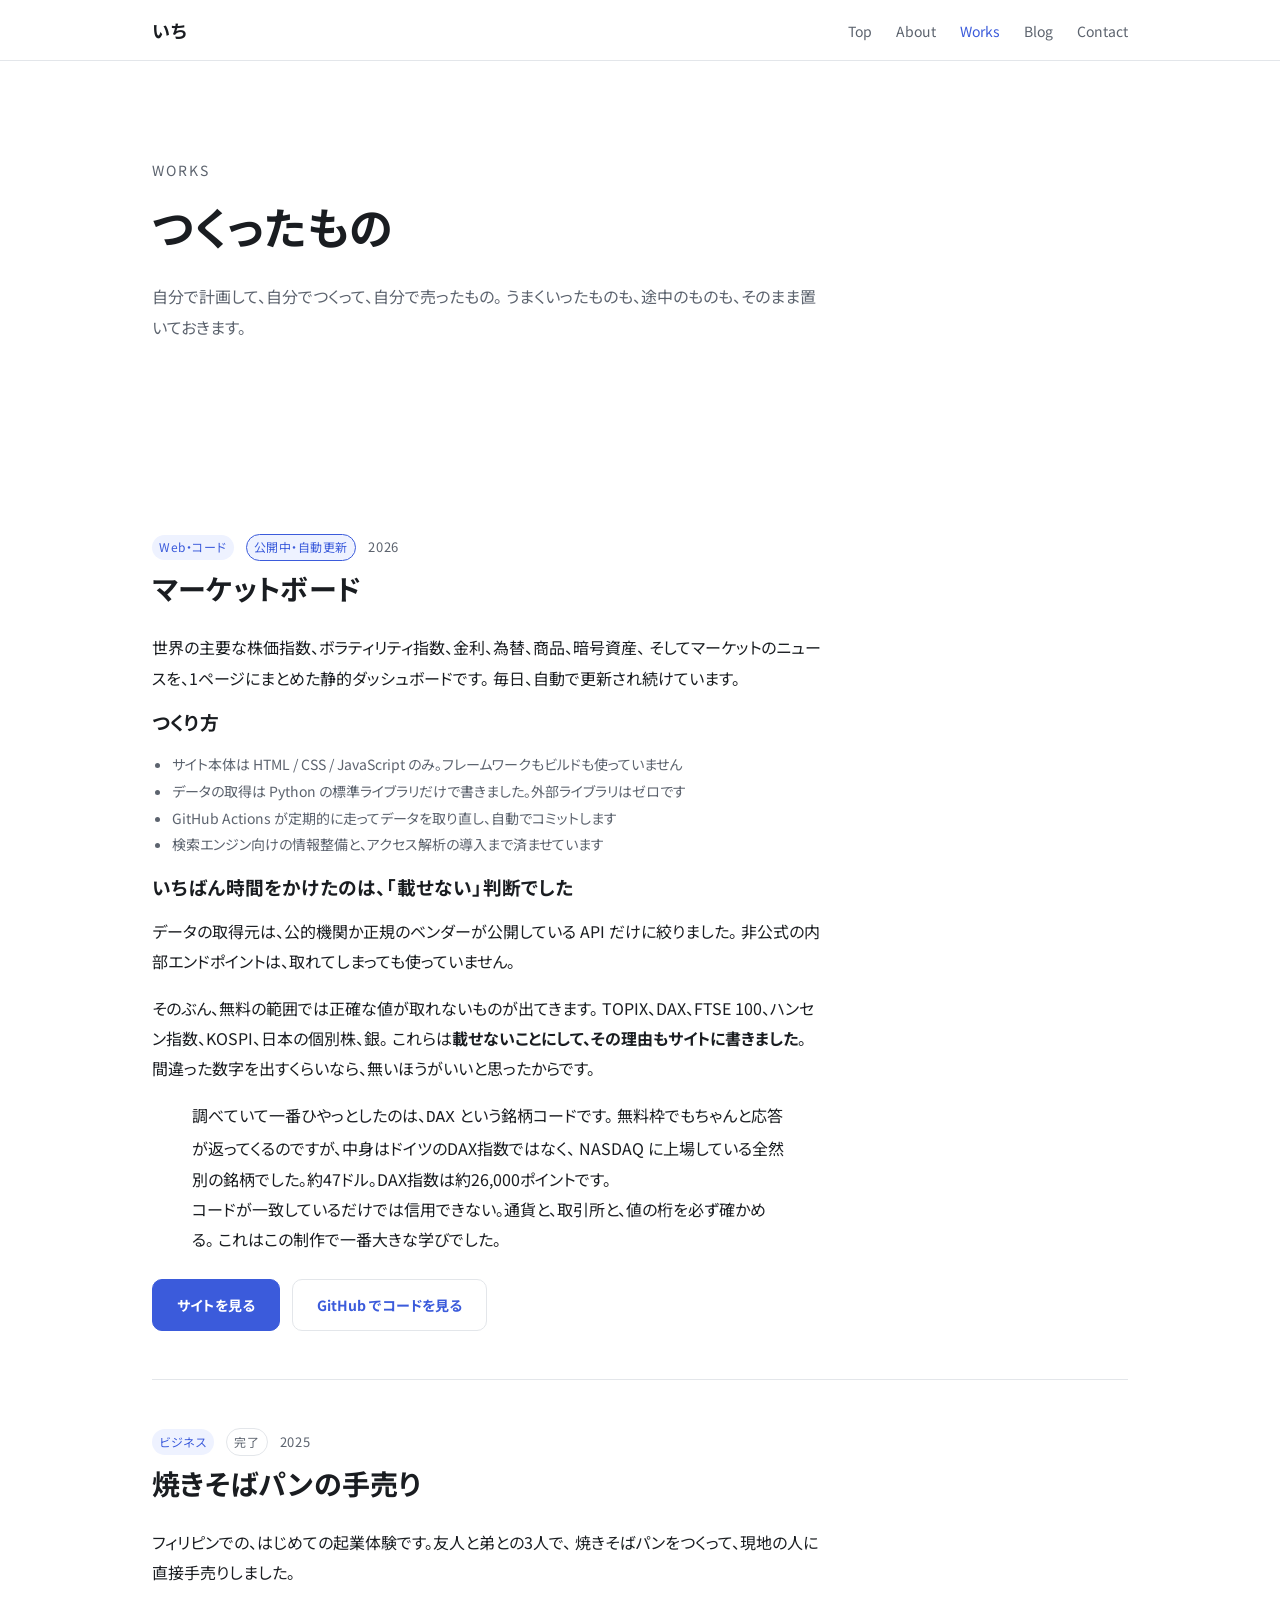
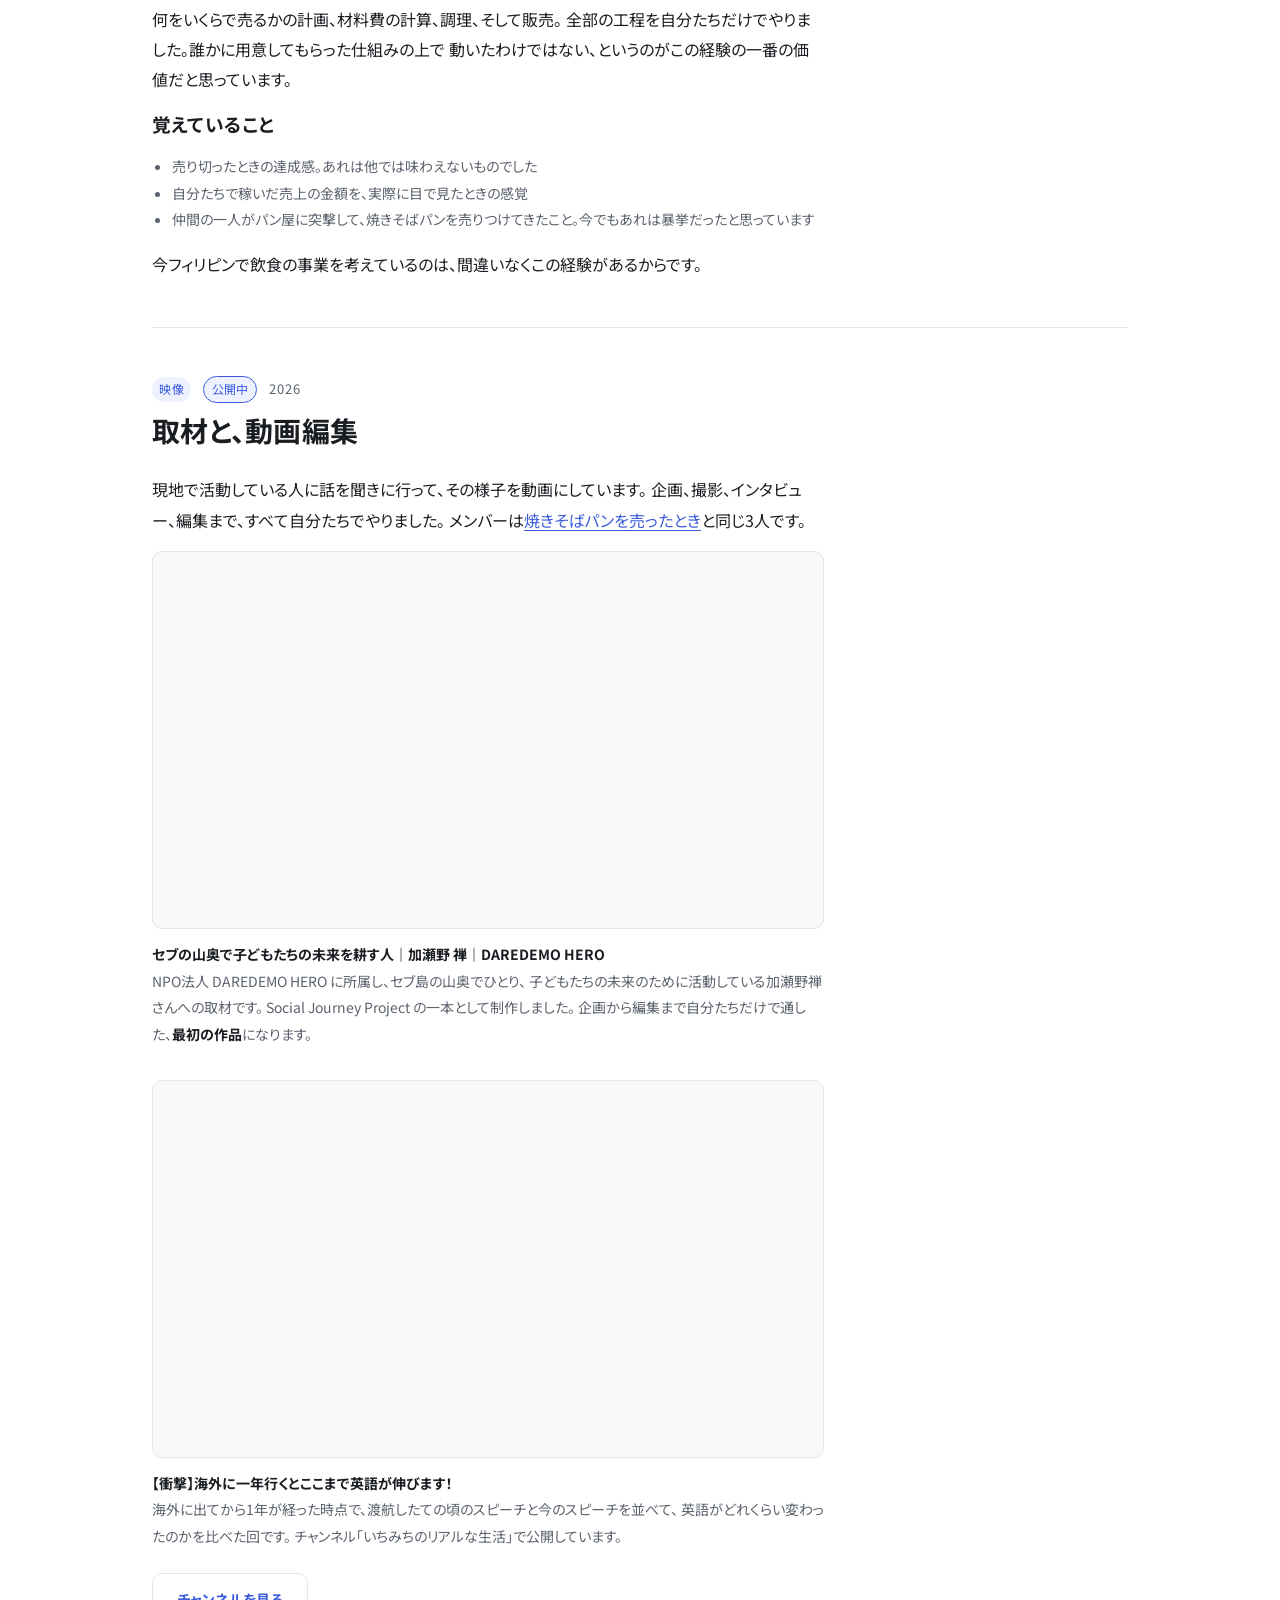
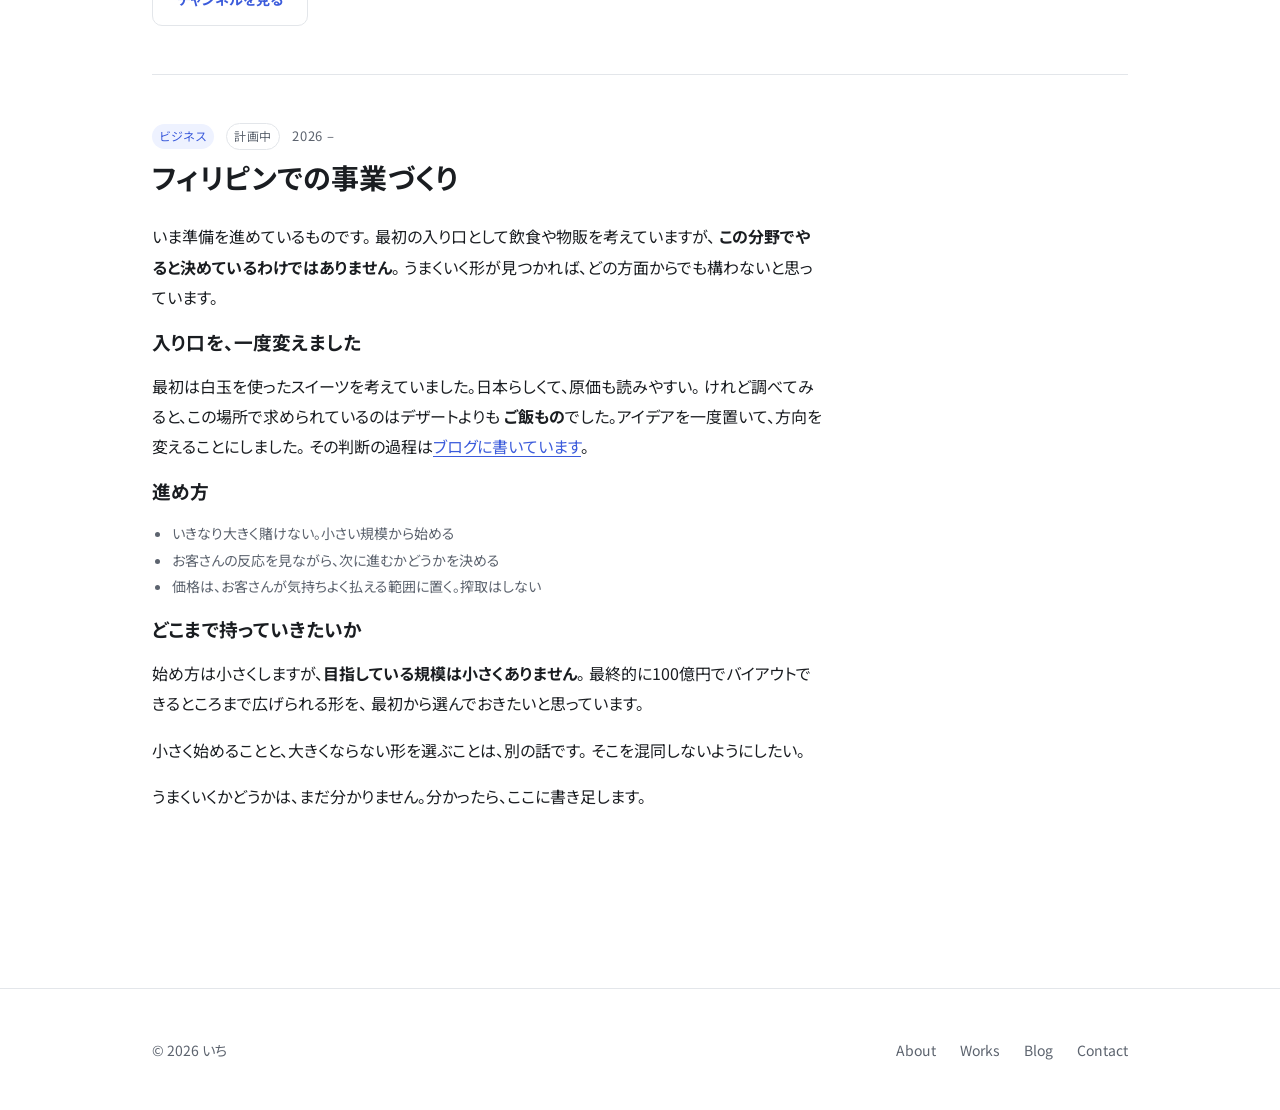
<file: works.html>
<!DOCTYPE html>
<html lang="ja">
<head>
<meta charset="UTF-8">
<meta name="viewport" content="width=device-width, initial-scale=1">
<title>作品・実績 — いち</title>
<meta name="description" content="マーケットボード、焼きそばパンの手売り、動画編集、フィリピンでの飲食事業。いちがつくってきたものの記録。">
<link rel="canonical" href="https://onagai0820-gif.github.io/works.html">

<meta property="og:type" content="website">
<meta property="og:title" content="作品・実績 — いち">
<meta property="og:description" content="マーケットボード、焼きそばパンの手売り、動画編集、フィリピンでの飲食事業。いちがつくってきたものの記録。">
<meta property="og:url" content="https://onagai0820-gif.github.io/works.html">
<meta property="og:locale" content="ja_JP">
<meta property="og:site_name" content="いち">
<meta property="og:image" content="https://onagai0820-gif.github.io/assets/img/og.jpg">
<meta property="og:image:width" content="1200">
<meta property="og:image:height" content="630">
<meta name="twitter:image" content="https://onagai0820-gif.github.io/assets/img/og.jpg">
<meta name="twitter:card" content="summary_large_image">

<link rel="preconnect" href="https://fonts.googleapis.com">
<link rel="preconnect" href="https://fonts.gstatic.com" crossorigin>
<link rel="stylesheet" href="https://fonts.googleapis.com/css2?family=Noto+Sans+JP:wght@400;700&display=swap">
<link rel="stylesheet" href="assets/css/style.css">
</head>
<body>

<a class="skip-link" href="#main">本文へスキップ</a>

<header class="site-header">
  <div class="container">
    <a class="brand" href="index.html">いち</a>
    <nav class="nav" aria-label="メインナビゲーション">
      <ul>
        <li><a href="index.html">Top</a></li>
        <li><a href="about.html">About</a></li>
        <li><a href="works.html" aria-current="page">Works</a></li>
        <li><a href="blog/">Blog</a></li>
        <li><a href="contact.html">Contact</a></li>
      </ul>
    </nav>
  </div>
</header>

<main id="main">

  <section class="hero">
    <div class="container">
      <p class="hero-eyebrow">Works</p>
      <h1 class="hero-title">つくったもの</h1>
      <p class="hero-lead">
        自分で計画して、自分でつくって、自分で売ったもの。
        うまくいったものも、途中のものも、そのまま置いておきます。
      </p>
    </div>
  </section>

  <section class="section">
    <div class="container">

      <!-- 1. マーケットボード -->
      <article class="work reveal" id="market-board">
        <div class="work-head">
          <p class="card-meta">
            <span class="tag">Web・コード</span>
            <span class="status status--live">公開中・自動更新</span>
            <span>2026</span>
          </p>
          <h2 class="work-title">マーケットボード</h2>
        </div>
        <div class="work-body">
          <p>
            世界の主要な株価指数、ボラティリティ指数、金利、為替、商品、暗号資産、
            そしてマーケットのニュースを、1ページにまとめた静的ダッシュボードです。
            毎日、自動で更新され続けています。
          </p>

          <h3>つくり方</h3>
          <ul>
            <li>サイト本体は HTML / CSS / JavaScript のみ。フレームワークもビルドも使っていません</li>
            <li>データの取得は Python の標準ライブラリだけで書きました。外部ライブラリはゼロです</li>
            <li>GitHub Actions が定期的に走ってデータを取り直し、自動でコミットします</li>
            <li>検索エンジン向けの情報整備と、アクセス解析の導入まで済ませています</li>
          </ul>

          <h3>いちばん時間をかけたのは、「載せない」判断でした</h3>
          <p>
            データの取得元は、公的機関か正規のベンダーが公開している API だけに絞りました。
            非公式の内部エンドポイントは、取れてしまっても使っていません。
          </p>
          <p>
            そのぶん、無料の範囲では正確な値が取れないものが出てきます。
            TOPIX、DAX、FTSE 100、ハンセン指数、KOSPI、日本の個別株、銀。
            これらは<strong>載せないことにして、その理由もサイトに書きました</strong>。
            間違った数字を出すくらいなら、無いほうがいいと思ったからです。
          </p>

          <blockquote>
            <p>
              調べていて一番ひやっとしたのは、<code>DAX</code> という銘柄コードです。
              無料枠でもちゃんと応答が返ってくるのですが、中身はドイツのDAX指数ではなく、
              NASDAQ に上場している全然別の銘柄でした。約47ドル。DAX指数は約26,000ポイントです。
            </p>
            <p>
              コードが一致しているだけでは信用できない。通貨と、取引所と、値の桁を必ず確かめる。
              これはこの制作で一番大きな学びでした。
            </p>
          </blockquote>

          <div class="work-links">
            <a class="btn" href="https://onagai0820-gif.github.io/market-dashboard/" target="_blank" rel="noopener">サイトを見る</a>
            <a class="btn btn--ghost" href="https://github.com/onagai0820-gif/market-dashboard" target="_blank" rel="noopener">GitHub でコードを見る</a>
          </div>
        </div>
      </article>

      <!-- 2. 焼きそばパン -->
      <article class="work reveal" id="yakisoba-pan">
        <div class="work-head">
          <p class="card-meta">
            <span class="tag">ビジネス</span>
            <span class="status">完了</span>
            <span>2025</span>
          </p>
          <h2 class="work-title">焼きそばパンの手売り</h2>
        </div>
        <div class="work-body">
          <p>
            フィリピンでの、はじめての起業体験です。友人と弟との3人で、
            焼きそばパンをつくって、現地の人に直接手売りしました。
          </p>
          <p>
            何をいくらで売るかの計画、材料費の計算、調理、そして販売。
            全部の工程を自分たちだけでやりました。誰かに用意してもらった仕組みの上で
            動いたわけではない、というのがこの経験の一番の価値だと思っています。
          </p>

          <h3>覚えていること</h3>
          <ul>
            <li>売り切ったときの達成感。あれは他では味わえないものでした</li>
            <li>自分たちで稼いだ売上の金額を、実際に目で見たときの感覚</li>
            <li>仲間の一人がパン屋に突撃して、焼きそばパンを売りつけてきたこと。今でもあれは暴挙だったと思っています</li>
          </ul>
          <p>
            今フィリピンで飲食の事業を考えているのは、間違いなくこの経験があるからです。
          </p>
        </div>
      </article>

      <!-- 3. 動画 -->
      <article class="work reveal" id="video">
        <div class="work-head">
          <p class="card-meta">
            <span class="tag">映像</span>
            <span class="status status--live">公開中</span>
            <span>2026</span>
          </p>
          <h2 class="work-title">取材と、動画編集</h2>
        </div>
        <div class="work-body">
          <p>
            現地で活動している人に話を聞きに行って、その様子を動画にしています。
            企画、撮影、インタビュー、編集まで、すべて自分たちでやりました。
            メンバーは<a href="#yakisoba-pan">焼きそばパンを売ったとき</a>と同じ3人です。
          </p>

          <div class="video-item">
            <iframe class="video-embed"
                    src="https://www.youtube-nocookie.com/embed/K57JQ1qgsQk"
                    title="セブの山奥で子どもたちの未来を耕す人｜加瀬野 禅｜DAREDEMO HERO"
                    loading="lazy" allowfullscreen
                    allow="accelerometer; clipboard-write; encrypted-media; gyroscope; picture-in-picture"></iframe>
            <p class="video-caption">
              <strong>セブの山奥で子どもたちの未来を耕す人｜加瀬野 禅｜DAREDEMO HERO</strong><br>
              NPO法人 DAREDEMO HERO に所属し、セブ島の山奥でひとり、
              子どもたちの未来のために活動している加瀬野禅さんへの取材です。
              Social Journey Project の一本として制作しました。
              企画から編集まで自分たちだけで通した、<strong>最初の作品</strong>になります。
            </p>
          </div>

          <div class="video-item">
            <iframe class="video-embed"
                    src="https://www.youtube-nocookie.com/embed/rRWuEobCzE0"
                    title="【衝撃】海外に一年行くとここまで英語が伸びます！"
                    loading="lazy" allowfullscreen
                    allow="accelerometer; clipboard-write; encrypted-media; gyroscope; picture-in-picture"></iframe>
            <p class="video-caption">
              <strong>【衝撃】海外に一年行くとここまで英語が伸びます！</strong><br>
              海外に出てから1年が経った時点で、渡航したての頃のスピーチと今のスピーチを並べて、
              英語がどれくらい変わったのかを比べた回です。
              チャンネル「いちみちのリアルな生活」で公開しています。
            </p>
          </div>

          <div class="work-links">
            <a class="btn btn--ghost" href="https://www.youtube.com/@ichimichi-vs6mx" target="_blank" rel="noopener">チャンネルを見る</a>
          </div>
        </div>
      </article>

      <!-- 4. 白玉・カフェ -->
      <article class="work reveal" id="food-business">
        <div class="work-head">
          <p class="card-meta">
            <span class="tag">ビジネス</span>
            <span class="status">計画中</span>
            <span>2026 –</span>
          </p>
          <h2 class="work-title">フィリピンでの事業づくり</h2>
        </div>
        <div class="work-body">
          <p>
            いま準備を進めているものです。
            最初の入り口として飲食や物販を考えていますが、
            <strong>この分野でやると決めているわけではありません</strong>。
            うまくいく形が見つかれば、どの方面からでも構わないと思っています。
          </p>

          <h3>入り口を、一度変えました</h3>
          <p>
            最初は白玉を使ったスイーツを考えていました。日本らしくて、原価も読みやすい。
            けれど調べてみると、この場所で求められているのはデザートよりも
            <strong>ご飯もの</strong>でした。アイデアを一度置いて、方向を変えることにしました。
            その判断の過程は<a href="blog/2026-08-10-dessert-to-rice.html">ブログに書いています</a>。
          </p>

          <h3>進め方</h3>
          <ul>
            <li>いきなり大きく賭けない。小さい規模から始める</li>
            <li>お客さんの反応を見ながら、次に進むかどうかを決める</li>
            <li>価格は、お客さんが気持ちよく払える範囲に置く。搾取はしない</li>
          </ul>

          <h3>どこまで持っていきたいか</h3>
          <p>
            始め方は小さくしますが、<strong>目指している規模は小さくありません</strong>。
            最終的に100億円でバイアウトできるところまで広げられる形を、
            最初から選んでおきたいと思っています。
          </p>
          <p>
            小さく始めることと、大きくならない形を選ぶことは、別の話です。
            そこを混同しないようにしたい。
          </p>
          <p>
            うまくいくかどうかは、まだ分かりません。分かったら、ここに書き足します。
          </p>
        </div>
      </article>

    </div>
  </section>
</main>

<footer class="site-footer">
  <div class="container">
    <p>&copy; 2026 いち</p>
    <ul class="footer-links">
      <li><a href="about.html">About</a></li>
      <li><a href="works.html">Works</a></li>
      <li><a href="blog/">Blog</a></li>
      <li><a href="contact.html">Contact</a></li>
    </ul>
  </div>
</footer>

<script src="assets/js/main.js"></script>
</body>
</html>
</file>
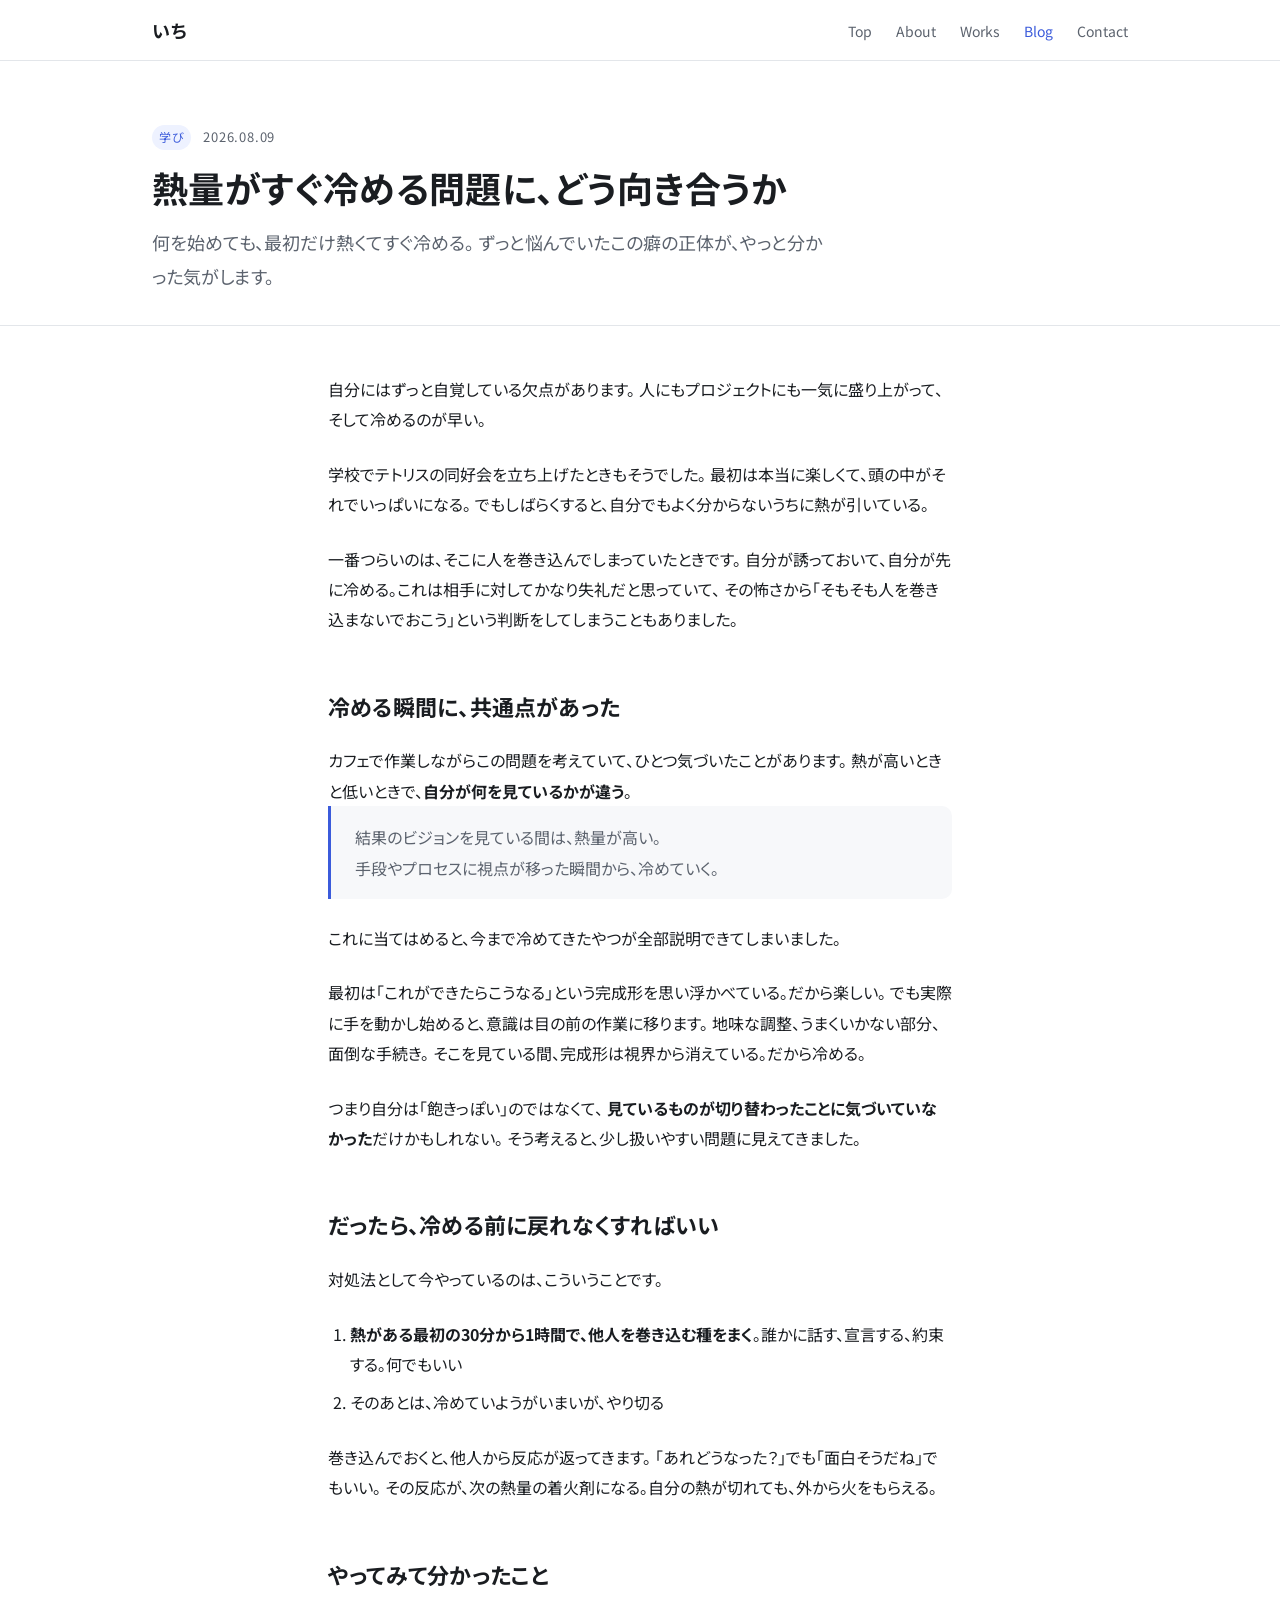
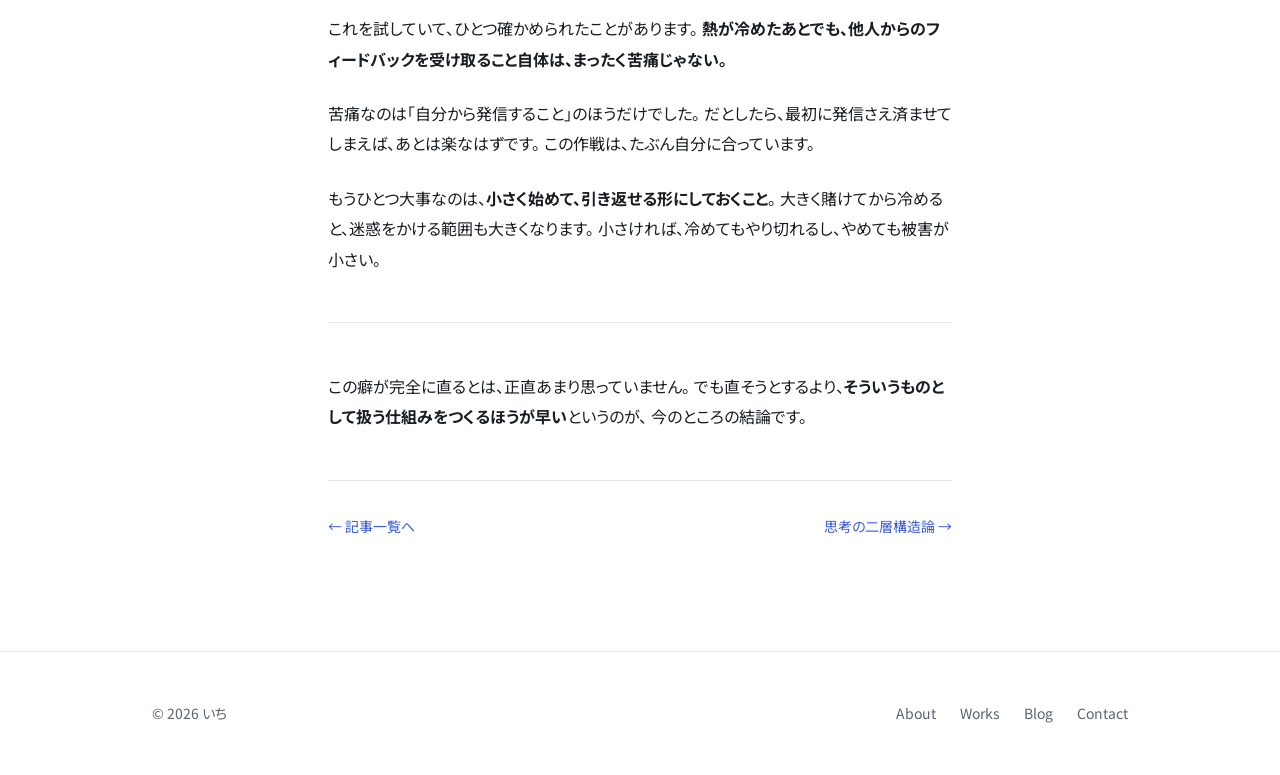
<file: blog/2026-08-09-netsuryo.html>
<!DOCTYPE html>
<html lang="ja">
<head>
<meta charset="UTF-8">
<meta name="viewport" content="width=device-width, initial-scale=1">
<title>熱量がすぐ冷める問題に、どう向き合うか — いち</title>
<meta name="description" content="何を始めても最初だけ熱くてすぐ冷める。その正体は「見ているものの切り替わり」だった。16歳が自分の癖と向き合った記録。">
<link rel="canonical" href="https://onagai0820-gif.github.io/blog/2026-08-09-netsuryo.html">

<meta property="og:type" content="article">
<meta property="og:title" content="熱量がすぐ冷める問題に、どう向き合うか — いち">
<meta property="og:description" content="何を始めても最初だけ熱くてすぐ冷める。その正体は「見ているものの切り替わり」だった。16歳が自分の癖と向き合った記録。">
<meta property="og:url" content="https://onagai0820-gif.github.io/blog/2026-08-09-netsuryo.html">
<meta property="og:locale" content="ja_JP">
<meta property="og:site_name" content="いち">
<meta property="og:image" content="https://onagai0820-gif.github.io/assets/img/og.jpg">
<meta property="og:image:width" content="1200">
<meta property="og:image:height" content="630">
<meta name="twitter:image" content="https://onagai0820-gif.github.io/assets/img/og.jpg">
<meta name="twitter:card" content="summary_large_image">

<link rel="preconnect" href="https://fonts.googleapis.com">
<link rel="preconnect" href="https://fonts.gstatic.com" crossorigin>
<link rel="stylesheet" href="https://fonts.googleapis.com/css2?family=Noto+Sans+JP:wght@400;700&display=swap">
<link rel="stylesheet" href="../assets/css/style.css">
</head>
<body>

<a class="skip-link" href="#main">本文へスキップ</a>

<header class="site-header">
  <div class="container">
    <a class="brand" href="../index.html">いち</a>
    <nav class="nav" aria-label="メインナビゲーション">
      <ul>
        <li><a href="../index.html">Top</a></li>
        <li><a href="../about.html">About</a></li>
        <li><a href="../works.html">Works</a></li>
        <li><a href="../blog/" aria-current="page">Blog</a></li>
        <li><a href="../contact.html">Contact</a></li>
      </ul>
    </nav>
  </div>
</header>

<main id="main">

  <article>
    <header class="article-header">
      <div class="container">
        <p class="card-meta"><span class="tag">学び</span><time datetime="2026-08-09">2026.08.09</time></p>
        <h1 class="article-title">熱量がすぐ冷める問題に、どう向き合うか</h1>
        <p class="lead" style="max-width:42rem">
          何を始めても、最初だけ熱くてすぐ冷める。
          ずっと悩んでいたこの癖の正体が、やっと分かった気がします。
        </p>
      </div>
    </header>

    <div class="article-body">
      <div class="container prose">

        <p>
          自分にはずっと自覚している欠点があります。
          人にもプロジェクトにも一気に盛り上がって、そして冷めるのが早い。
        </p>
        <p>
          学校でテトリスの同好会を立ち上げたときもそうでした。
          最初は本当に楽しくて、頭の中がそれでいっぱいになる。
          でもしばらくすると、自分でもよく分からないうちに熱が引いている。
        </p>
        <p>
          一番つらいのは、そこに人を巻き込んでしまっていたときです。
          自分が誘っておいて、自分が先に冷める。これは相手に対してかなり失礼だと思っていて、
          その怖さから「そもそも人を巻き込まないでおこう」という判断をしてしまうこともありました。
        </p>

        <h2>冷める瞬間に、共通点があった</h2>

        <p>
          カフェで作業しながらこの問題を考えていて、ひとつ気づいたことがあります。
          熱が高いときと低いときで、<strong>自分が何を見ているかが違う</strong>。
        </p>

        <blockquote>
          <p>
            結果のビジョンを見ている間は、熱量が高い。<br>
            手段やプロセスに視点が移った瞬間から、冷めていく。
          </p>
        </blockquote>

        <p>
          これに当てはめると、今まで冷めてきたやつが全部説明できてしまいました。
        </p>
        <p>
          最初は「これができたらこうなる」という完成形を思い浮かべている。だから楽しい。
          でも実際に手を動かし始めると、意識は目の前の作業に移ります。
          地味な調整、うまくいかない部分、面倒な手続き。
          そこを見ている間、完成形は視界から消えている。だから冷める。
        </p>
        <p>
          つまり自分は「飽きっぽい」のではなくて、
          <strong>見ているものが切り替わったことに気づいていなかった</strong>だけかもしれない。
          そう考えると、少し扱いやすい問題に見えてきました。
        </p>

        <h2>だったら、冷める前に戻れなくすればいい</h2>

        <p>
          対処法として今やっているのは、こういうことです。
        </p>
        <ol>
          <li><strong>熱がある最初の30分から1時間で、他人を巻き込む種をまく</strong>。誰かに話す、宣言する、約束する。何でもいい</li>
          <li>そのあとは、冷めていようがいまいが、やり切る</li>
        </ol>
        <p>
          巻き込んでおくと、他人から反応が返ってきます。
          「あれどうなった？」でも「面白そうだね」でもいい。
          その反応が、次の熱量の着火剤になる。自分の熱が切れても、外から火をもらえる。
        </p>

        <h2>やってみて分かったこと</h2>

        <p>
          これを試していて、ひとつ確かめられたことがあります。
          <strong>熱が冷めたあとでも、他人からのフィードバックを受け取ること自体は、まったく苦痛じゃない。</strong>
        </p>
        <p>
          苦痛なのは「自分から発信すること」のほうだけでした。
          だとしたら、最初に発信さえ済ませてしまえば、あとは楽なはずです。
          この作戦は、たぶん自分に合っています。
        </p>
        <p>
          もうひとつ大事なのは、<strong>小さく始めて、引き返せる形にしておくこと</strong>。
          大きく賭けてから冷めると、迷惑をかける範囲も大きくなります。
          小さければ、冷めてもやり切れるし、やめても被害が小さい。
        </p>

        <hr>

        <p>
          この癖が完全に直るとは、正直あまり思っていません。
          でも直そうとするより、<strong>そういうものとして扱う仕組みをつくるほうが早い</strong>というのが、
          今のところの結論です。
        </p>

        <nav class="article-nav">
          <a class="link-more" href="index.html">← 記事一覧へ</a>
          <a class="link-more" href="2026-08-09-nisou-kouzou.html">思考の二層構造論 →</a>
        </nav>

      </div>
    </div>
  </article>
</main>

<footer class="site-footer">
  <div class="container">
    <p>&copy; 2026 いち</p>
    <ul class="footer-links">
      <li><a href="../about.html">About</a></li>
      <li><a href="../works.html">Works</a></li>
      <li><a href="../blog/">Blog</a></li>
      <li><a href="../contact.html">Contact</a></li>
    </ul>
  </div>
</footer>

<script src="../assets/js/main.js"></script>
</body>
</html>
</file>
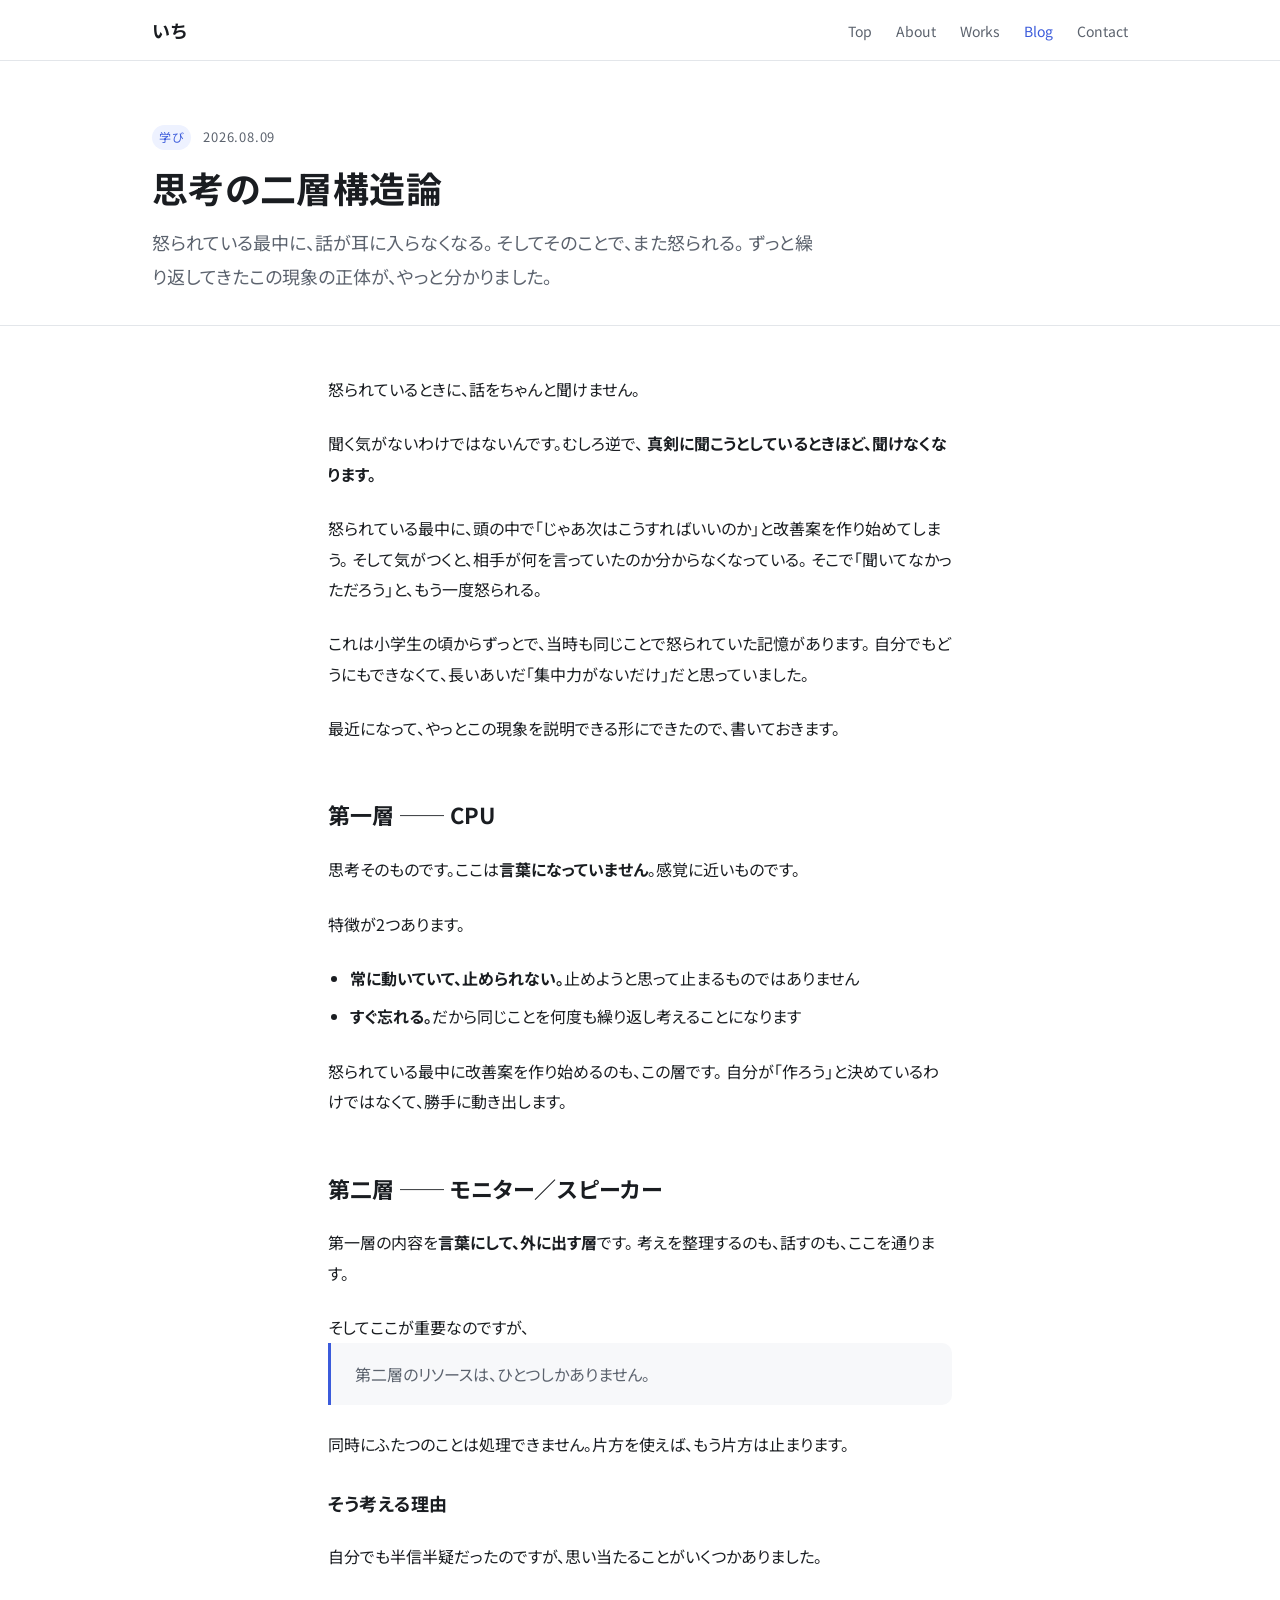
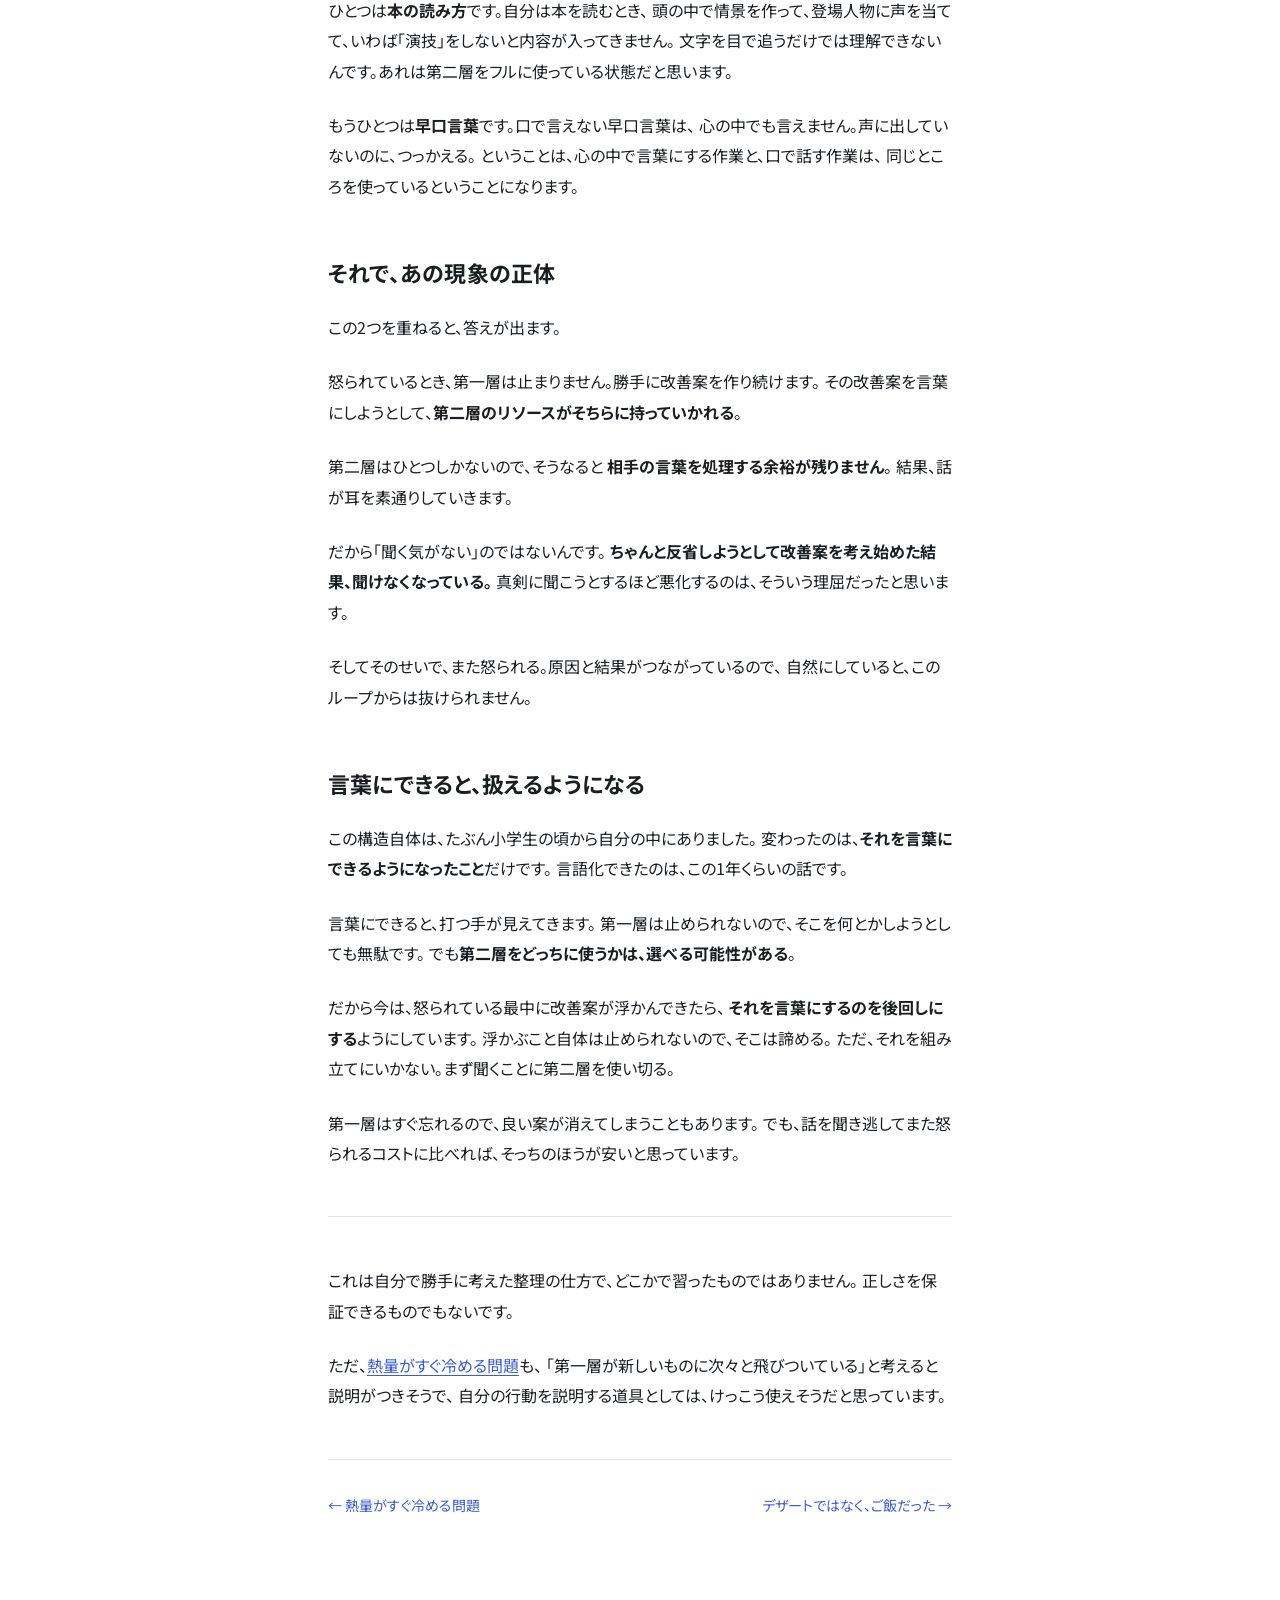
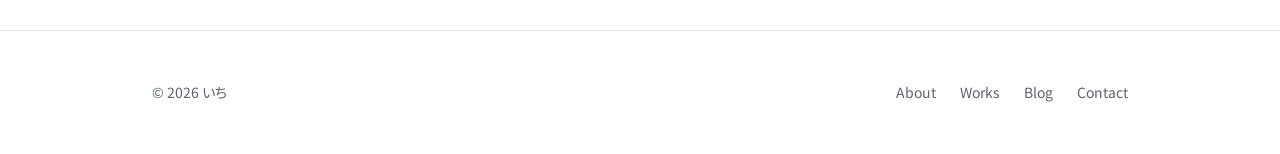
<file: blog/2026-08-09-nisou-kouzou.html>
<!DOCTYPE html>
<html lang="ja">
<head>
<meta charset="UTF-8">
<meta name="viewport" content="width=device-width, initial-scale=1">
<title>思考の二層構造論 — いち</title>
<meta name="description" content="怒られている最中に話が耳に入らなくなり、そのことでまた怒られる。頭の中を「言葉になっていない第一層」と「言語化する第二層」に分けて、その正体を説明してみた。">
<link rel="canonical" href="https://onagai0820-gif.github.io/blog/2026-08-09-nisou-kouzou.html">

<meta property="og:type" content="article">
<meta property="og:title" content="思考の二層構造論 — いち">
<meta property="og:description" content="怒られている最中に話が耳に入らなくなり、そのことでまた怒られる。頭の中を「言葉になっていない第一層」と「言語化する第二層」に分けて、その正体を説明してみた。">
<meta property="og:url" content="https://onagai0820-gif.github.io/blog/2026-08-09-nisou-kouzou.html">
<meta property="og:locale" content="ja_JP">
<meta property="og:site_name" content="いち">
<meta property="og:image" content="https://onagai0820-gif.github.io/assets/img/og.jpg">
<meta property="og:image:width" content="1200">
<meta property="og:image:height" content="630">
<meta name="twitter:image" content="https://onagai0820-gif.github.io/assets/img/og.jpg">
<meta name="twitter:card" content="summary_large_image">

<link rel="preconnect" href="https://fonts.googleapis.com">
<link rel="preconnect" href="https://fonts.gstatic.com" crossorigin>
<link rel="stylesheet" href="https://fonts.googleapis.com/css2?family=Noto+Sans+JP:wght@400;700&display=swap">
<link rel="stylesheet" href="../assets/css/style.css">
</head>
<body>

<a class="skip-link" href="#main">本文へスキップ</a>

<header class="site-header">
  <div class="container">
    <a class="brand" href="../index.html">いち</a>
    <nav class="nav" aria-label="メインナビゲーション">
      <ul>
        <li><a href="../index.html">Top</a></li>
        <li><a href="../about.html">About</a></li>
        <li><a href="../works.html">Works</a></li>
        <li><a href="../blog/" aria-current="page">Blog</a></li>
        <li><a href="../contact.html">Contact</a></li>
      </ul>
    </nav>
  </div>
</header>

<main id="main">

  <article>
    <header class="article-header">
      <div class="container">
        <p class="card-meta"><span class="tag">学び</span><time datetime="2026-08-09">2026.08.09</time></p>
        <h1 class="article-title">思考の二層構造論</h1>
        <p class="lead" style="max-width:42rem">
          怒られている最中に、話が耳に入らなくなる。
          そしてそのことで、また怒られる。
          ずっと繰り返してきたこの現象の正体が、やっと分かりました。
        </p>
      </div>
    </header>

    <div class="article-body">
      <div class="container prose">

        <p>
          怒られているときに、話をちゃんと聞けません。
        </p>
        <p>
          聞く気がないわけではないんです。むしろ逆で、
          <strong>真剣に聞こうとしているときほど、聞けなくなります。</strong>
        </p>
        <p>
          怒られている最中に、頭の中で「じゃあ次はこうすればいいのか」と改善案を作り始めてしまう。
          そして気がつくと、相手が何を言っていたのか分からなくなっている。
          そこで「聞いてなかっただろう」と、もう一度怒られる。
        </p>
        <p>
          これは小学生の頃からずっとで、当時も同じことで怒られていた記憶があります。
          自分でもどうにもできなくて、長いあいだ「集中力がないだけ」だと思っていました。
        </p>
        <p>
          最近になって、やっとこの現象を説明できる形にできたので、書いておきます。
        </p>

        <h2>第一層 ── CPU</h2>

        <p>
          思考そのものです。ここは<strong>言葉になっていません</strong>。感覚に近いものです。
        </p>
        <p>
          特徴が2つあります。
        </p>
        <ul>
          <li><strong>常に動いていて、止められない。</strong>止めようと思って止まるものではありません</li>
          <li><strong>すぐ忘れる。</strong>だから同じことを何度も繰り返し考えることになります</li>
        </ul>
        <p>
          怒られている最中に改善案を作り始めるのも、この層です。
          自分が「作ろう」と決めているわけではなくて、勝手に動き出します。
        </p>

        <h2>第二層 ── モニター／スピーカー</h2>

        <p>
          第一層の内容を<strong>言葉にして、外に出す層</strong>です。
          考えを整理するのも、話すのも、ここを通ります。
        </p>
        <p>
          そしてここが重要なのですが、
        </p>

        <blockquote>
          <p>
            第二層のリソースは、ひとつしかありません。
          </p>
        </blockquote>

        <p>
          同時にふたつのことは処理できません。片方を使えば、もう片方は止まります。
        </p>

        <h3>そう考える理由</h3>

        <p>
          自分でも半信半疑だったのですが、思い当たることがいくつかありました。
        </p>
        <p>
          ひとつは<strong>本の読み方</strong>です。自分は本を読むとき、
          頭の中で情景を作って、登場人物に声を当てて、いわば「演技」をしないと内容が入ってきません。
          文字を目で追うだけでは理解できないんです。あれは第二層をフルに使っている状態だと思います。
        </p>
        <p>
          もうひとつは<strong>早口言葉</strong>です。口で言えない早口言葉は、
          心の中でも言えません。声に出していないのに、つっかえる。
          ということは、心の中で言葉にする作業と、口で話す作業は、
          同じところを使っているということになります。
        </p>

        <h2>それで、あの現象の正体</h2>

        <p>
          この2つを重ねると、答えが出ます。
        </p>
        <p>
          怒られているとき、第一層は止まりません。勝手に改善案を作り続けます。
          その改善案を言葉にしようとして、<strong>第二層のリソースがそちらに持っていかれる</strong>。
        </p>
        <p>
          第二層はひとつしかないので、そうなると
          <strong>相手の言葉を処理する余裕が残りません</strong>。
          結果、話が耳を素通りしていきます。
        </p>
        <p>
          だから「聞く気がない」のではないんです。
          <strong>ちゃんと反省しようとして改善案を考え始めた結果、聞けなくなっている。</strong>
          真剣に聞こうとするほど悪化するのは、そういう理屈だったと思います。
        </p>
        <p>
          そしてそのせいで、また怒られる。原因と結果がつながっているので、
          自然にしていると、このループからは抜けられません。
        </p>

        <h2>言葉にできると、扱えるようになる</h2>

        <p>
          この構造自体は、たぶん小学生の頃から自分の中にありました。
          変わったのは、<strong>それを言葉にできるようになったこと</strong>だけです。
          言語化できたのは、この1年くらいの話です。
        </p>
        <p>
          言葉にできると、打つ手が見えてきます。
          第一層は止められないので、そこを何とかしようとしても無駄です。
          でも<strong>第二層をどっちに使うかは、選べる可能性がある</strong>。
        </p>
        <p>
          だから今は、怒られている最中に改善案が浮かんできたら、
          <strong>それを言葉にするのを後回しにする</strong>ようにしています。
          浮かぶこと自体は止められないので、そこは諦める。
          ただ、それを組み立てにいかない。まず聞くことに第二層を使い切る。
        </p>
        <p>
          第一層はすぐ忘れるので、良い案が消えてしまうこともあります。
          でも、話を聞き逃してまた怒られるコストに比べれば、そっちのほうが安いと思っています。
        </p>

        <hr>

        <p>
          これは自分で勝手に考えた整理の仕方で、どこかで習ったものではありません。
          正しさを保証できるものでもないです。
        </p>
        <p>
          ただ、<a href="2026-08-09-netsuryo.html">熱量がすぐ冷める問題</a>も、
          「第一層が新しいものに次々と飛びついている」と考えると説明がつきそうで、
          自分の行動を説明する道具としては、けっこう使えそうだと思っています。
        </p>

        <nav class="article-nav">
          <a class="link-more" href="2026-08-09-netsuryo.html">← 熱量がすぐ冷める問題</a>
          <a class="link-more" href="2026-08-10-dessert-to-rice.html">デザートではなく、ご飯だった →</a>
        </nav>

      </div>
    </div>
  </article>
</main>

<footer class="site-footer">
  <div class="container">
    <p>&copy; 2026 いち</p>
    <ul class="footer-links">
      <li><a href="../about.html">About</a></li>
      <li><a href="../works.html">Works</a></li>
      <li><a href="../blog/">Blog</a></li>
      <li><a href="../contact.html">Contact</a></li>
    </ul>
  </div>
</footer>

<script src="../assets/js/main.js"></script>
</body>
</html>
</file>
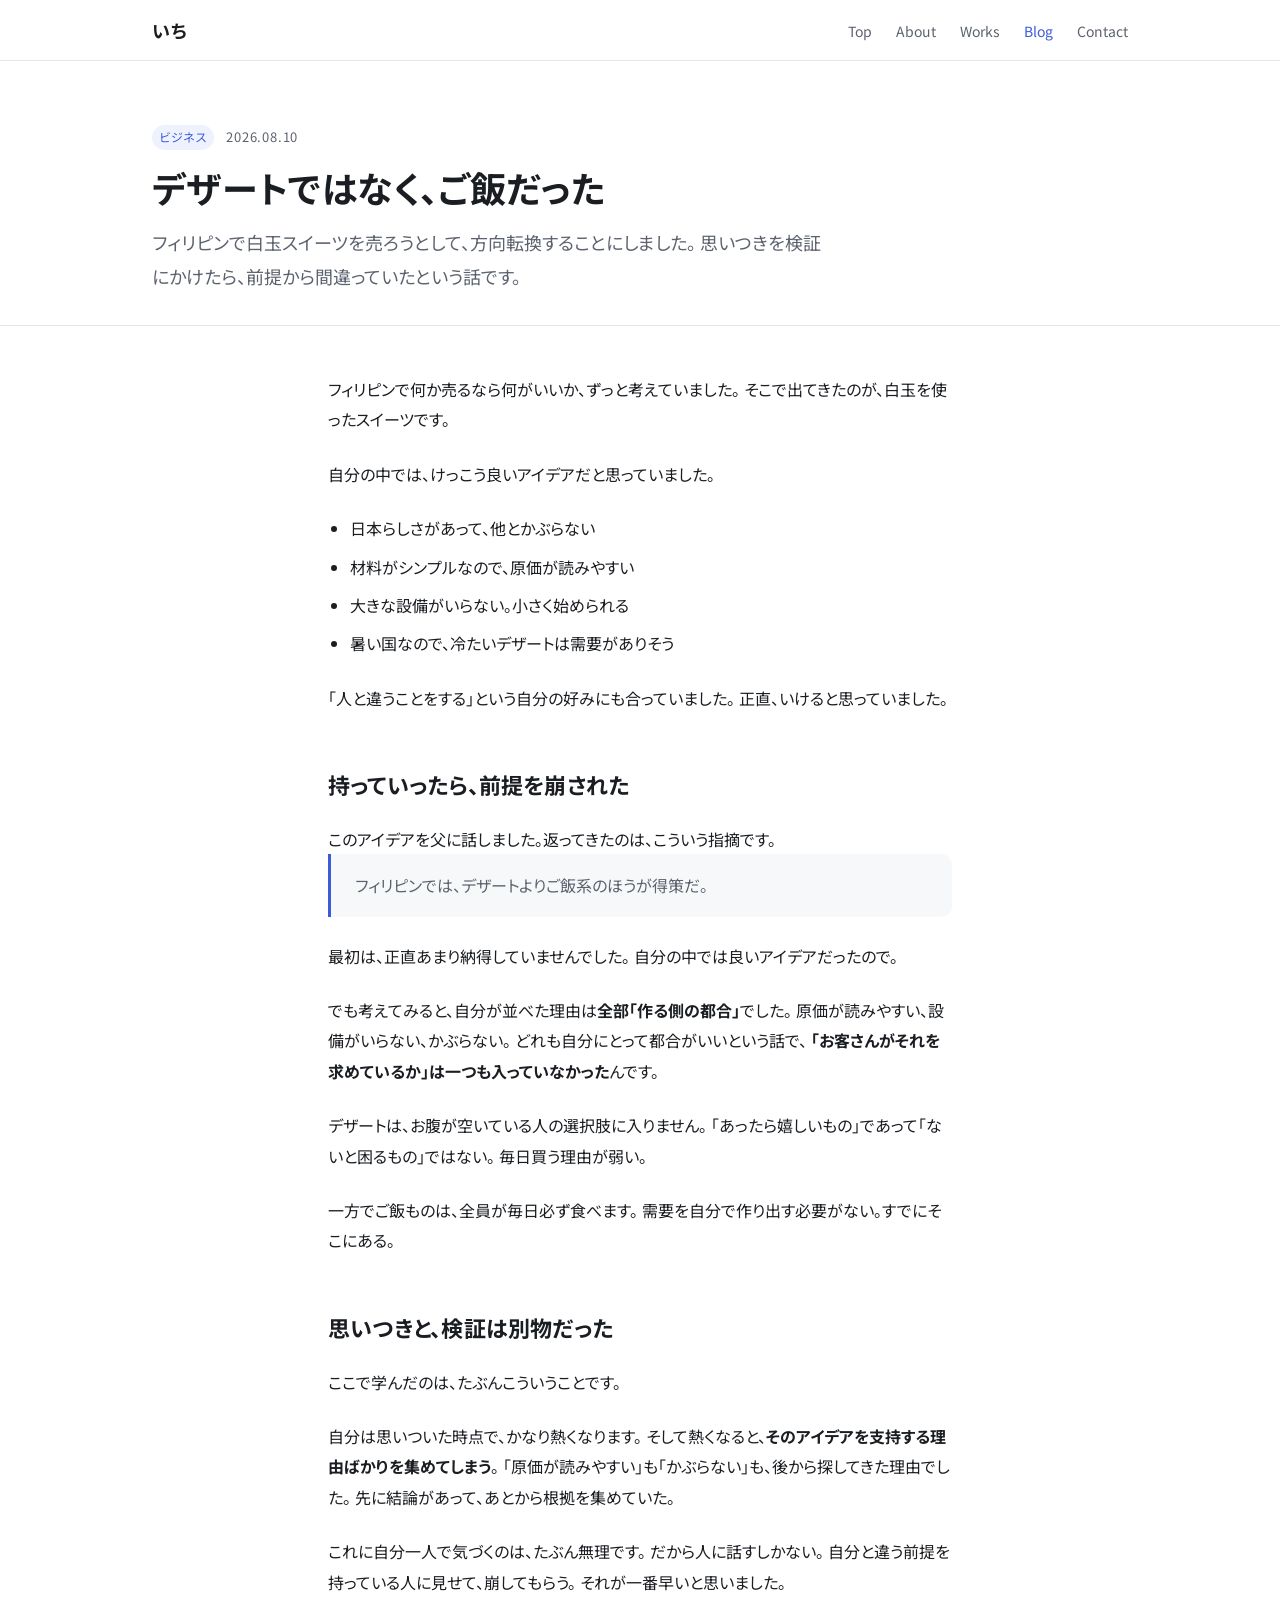
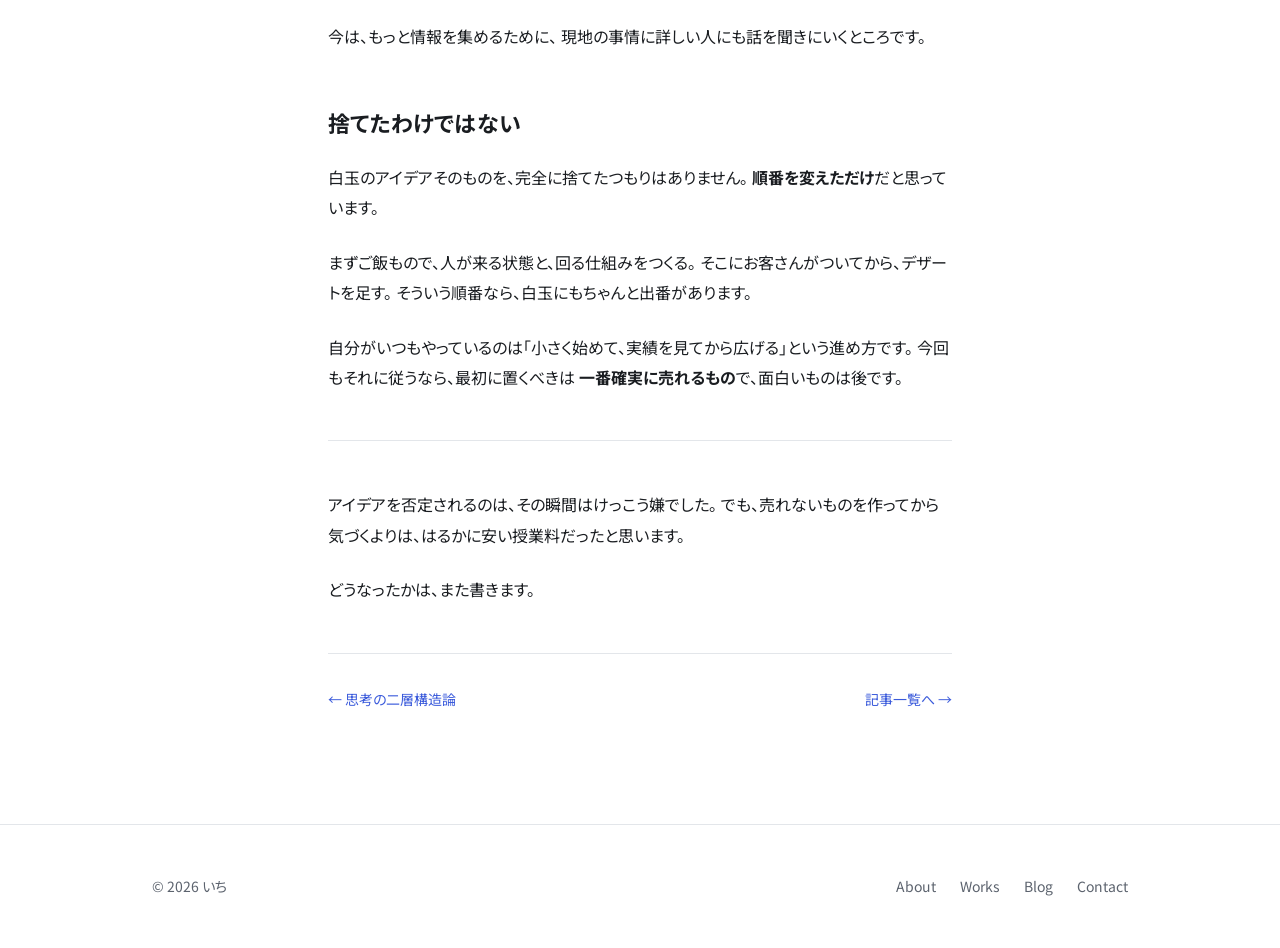
<file: blog/2026-08-10-dessert-to-rice.html>
<!DOCTYPE html>
<html lang="ja">
<head>
<meta charset="UTF-8">
<meta name="viewport" content="width=device-width, initial-scale=1">
<title>デザートではなく、ご飯だった — いち</title>
<meta name="description" content="フィリピンで白玉スイーツを売ろうとして方向転換した話。思いつきを支持する理由ばかり集めていたことに気づくまで。">
<link rel="canonical" href="https://onagai0820-gif.github.io/blog/2026-08-10-dessert-to-rice.html">

<meta property="og:type" content="article">
<meta property="og:title" content="デザートではなく、ご飯だった — いち">
<meta property="og:description" content="フィリピンで白玉スイーツを売ろうとして方向転換した話。思いつきを支持する理由ばかり集めていたことに気づくまで。">
<meta property="og:url" content="https://onagai0820-gif.github.io/blog/2026-08-10-dessert-to-rice.html">
<meta property="og:locale" content="ja_JP">
<meta property="og:site_name" content="いち">
<meta property="og:image" content="https://onagai0820-gif.github.io/assets/img/og.jpg">
<meta property="og:image:width" content="1200">
<meta property="og:image:height" content="630">
<meta name="twitter:image" content="https://onagai0820-gif.github.io/assets/img/og.jpg">
<meta name="twitter:card" content="summary_large_image">

<link rel="preconnect" href="https://fonts.googleapis.com">
<link rel="preconnect" href="https://fonts.gstatic.com" crossorigin>
<link rel="stylesheet" href="https://fonts.googleapis.com/css2?family=Noto+Sans+JP:wght@400;700&display=swap">
<link rel="stylesheet" href="../assets/css/style.css">
</head>
<body>

<a class="skip-link" href="#main">本文へスキップ</a>

<header class="site-header">
  <div class="container">
    <a class="brand" href="../index.html">いち</a>
    <nav class="nav" aria-label="メインナビゲーション">
      <ul>
        <li><a href="../index.html">Top</a></li>
        <li><a href="../about.html">About</a></li>
        <li><a href="../works.html">Works</a></li>
        <li><a href="../blog/" aria-current="page">Blog</a></li>
        <li><a href="../contact.html">Contact</a></li>
      </ul>
    </nav>
  </div>
</header>

<main id="main">

  <article>
    <header class="article-header">
      <div class="container">
        <p class="card-meta"><span class="tag">ビジネス</span><time datetime="2026-08-10">2026.08.10</time></p>
        <h1 class="article-title">デザートではなく、ご飯だった</h1>
        <p class="lead" style="max-width:42rem">
          フィリピンで白玉スイーツを売ろうとして、方向転換することにしました。
          思いつきを検証にかけたら、前提から間違っていたという話です。
        </p>
      </div>
    </header>

    <div class="article-body">
      <div class="container prose">

        <p>
          フィリピンで何か売るなら何がいいか、ずっと考えていました。
          そこで出てきたのが、白玉を使ったスイーツです。
        </p>
        <p>
          自分の中では、けっこう良いアイデアだと思っていました。
        </p>
        <ul>
          <li>日本らしさがあって、他とかぶらない</li>
          <li>材料がシンプルなので、原価が読みやすい</li>
          <li>大きな設備がいらない。小さく始められる</li>
          <li>暑い国なので、冷たいデザートは需要がありそう</li>
        </ul>
        <p>
          「人と違うことをする」という自分の好みにも合っていました。
          正直、いけると思っていました。
        </p>

        <h2>持っていったら、前提を崩された</h2>

        <p>
          このアイデアを父に話しました。返ってきたのは、こういう指摘です。
        </p>

        <blockquote>
          <p>
            フィリピンでは、デザートよりご飯系のほうが得策だ。
          </p>
        </blockquote>

        <p>
          最初は、正直あまり納得していませんでした。
          自分の中では良いアイデアだったので。
        </p>
        <p>
          でも考えてみると、自分が並べた理由は<strong>全部「作る側の都合」</strong>でした。
          原価が読みやすい、設備がいらない、かぶらない。
          どれも自分にとって都合がいいという話で、
          <strong>「お客さんがそれを求めているか」は一つも入っていなかった</strong>んです。
        </p>
        <p>
          デザートは、お腹が空いている人の選択肢に入りません。
          「あったら嬉しいもの」であって「ないと困るもの」ではない。
          毎日買う理由が弱い。
        </p>
        <p>
          一方でご飯ものは、全員が毎日必ず食べます。
          需要を自分で作り出す必要がない。すでにそこにある。
        </p>

        <h2>思いつきと、検証は別物だった</h2>

        <p>
          ここで学んだのは、たぶんこういうことです。
        </p>
        <p>
          自分は思いついた時点で、かなり熱くなります。
          そして熱くなると、<strong>そのアイデアを支持する理由ばかりを集めてしまう</strong>。
          「原価が読みやすい」も「かぶらない」も、後から探してきた理由でした。
          先に結論があって、あとから根拠を集めていた。
        </p>
        <p>
          これに自分一人で気づくのは、たぶん無理です。
          だから人に話すしかない。
          自分と違う前提を持っている人に見せて、崩してもらう。
          それが一番早いと思いました。
        </p>
        <p>
          今は、もっと情報を集めるために、
          現地の事情に詳しい人にも話を聞きにいくところです。
        </p>

        <h2>捨てたわけではない</h2>

        <p>
          白玉のアイデアそのものを、完全に捨てたつもりはありません。
          <strong>順番を変えただけ</strong>だと思っています。
        </p>
        <p>
          まずご飯もので、人が来る状態と、回る仕組みをつくる。
          そこにお客さんがついてから、デザートを足す。
          そういう順番なら、白玉にもちゃんと出番があります。
        </p>
        <p>
          自分がいつもやっているのは「小さく始めて、実績を見てから広げる」という進め方です。
          今回もそれに従うなら、最初に置くべきは
          <strong>一番確実に売れるもの</strong>で、面白いものは後です。
        </p>

        <hr>

        <p>
          アイデアを否定されるのは、その瞬間はけっこう嫌でした。
          でも、売れないものを作ってから気づくよりは、はるかに安い授業料だったと思います。
        </p>
        <p>
          どうなったかは、また書きます。
        </p>

        <nav class="article-nav">
          <a class="link-more" href="2026-08-09-nisou-kouzou.html">← 思考の二層構造論</a>
          <a class="link-more" href="index.html">記事一覧へ →</a>
        </nav>

      </div>
    </div>
  </article>
</main>

<footer class="site-footer">
  <div class="container">
    <p>&copy; 2026 いち</p>
    <ul class="footer-links">
      <li><a href="../about.html">About</a></li>
      <li><a href="../works.html">Works</a></li>
      <li><a href="../blog/">Blog</a></li>
      <li><a href="../contact.html">Contact</a></li>
    </ul>
  </div>
</footer>

<script src="../assets/js/main.js"></script>
</body>
</html>
</file>
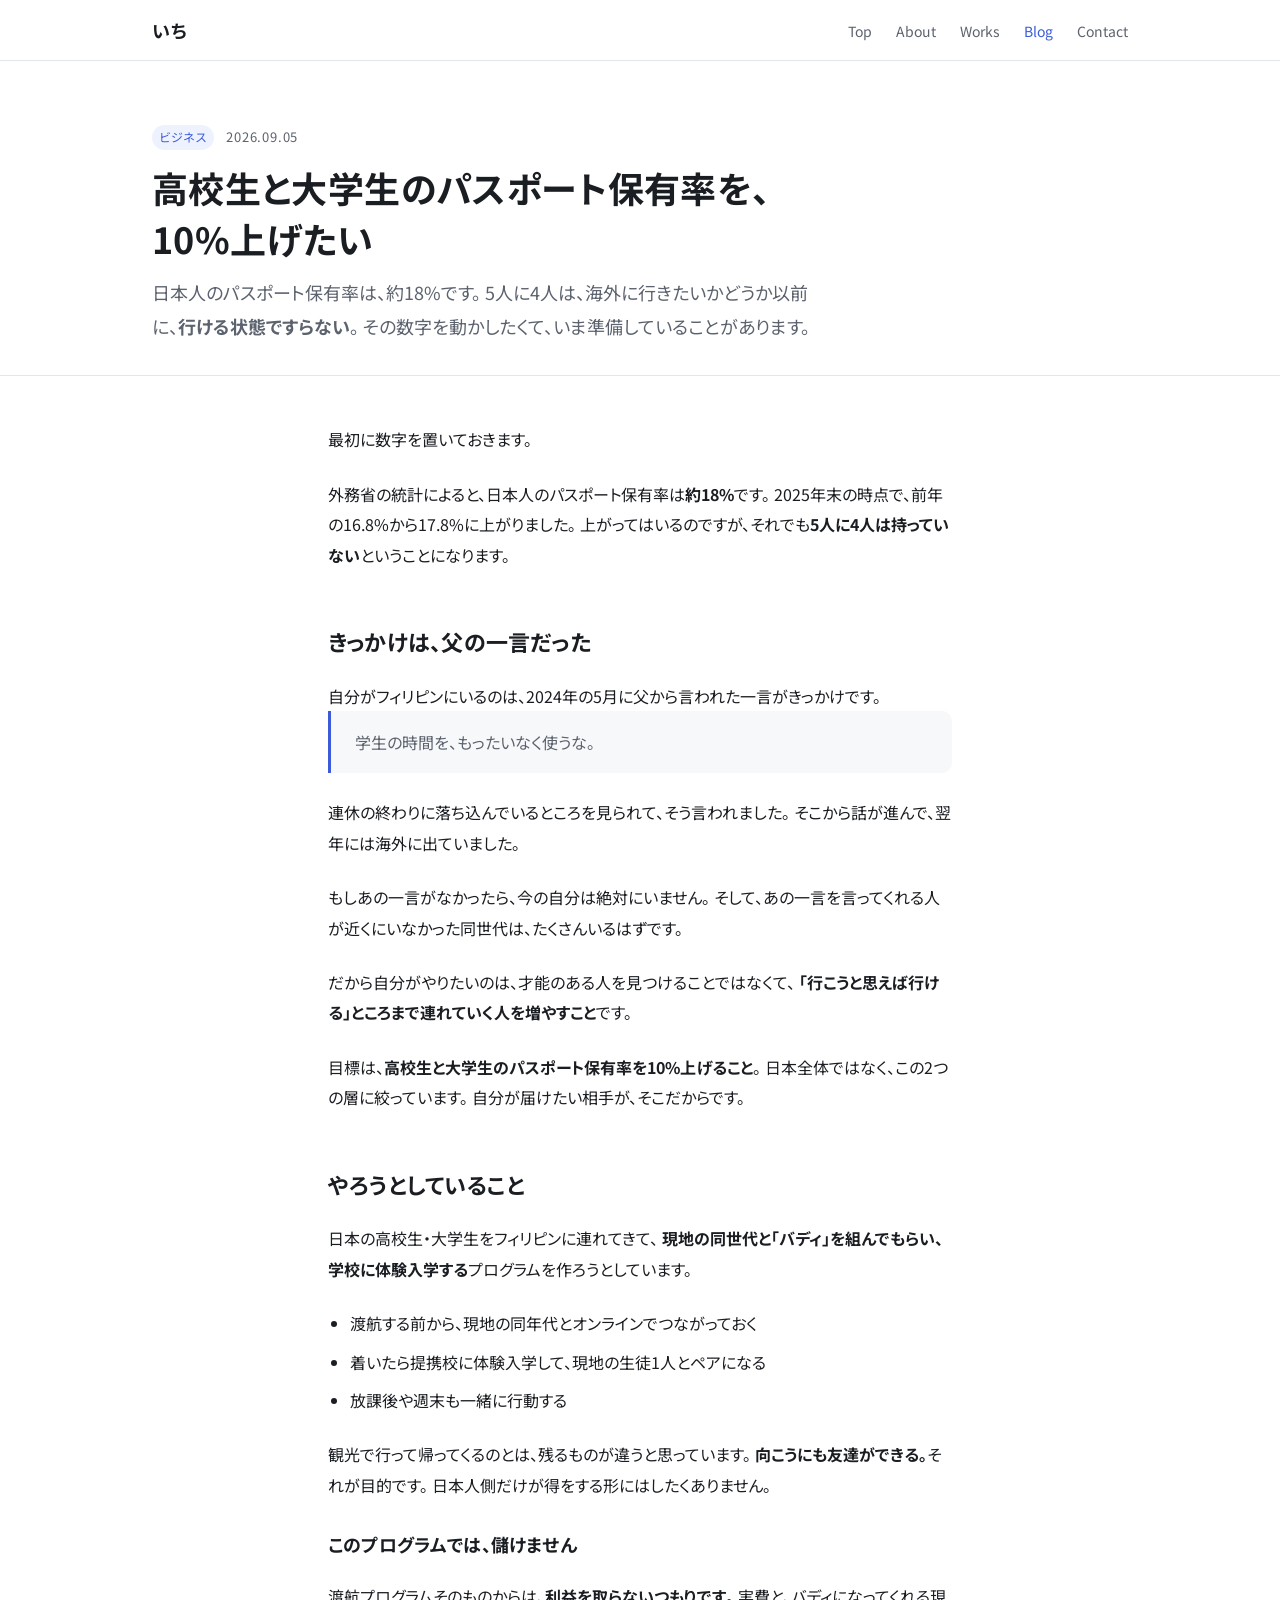
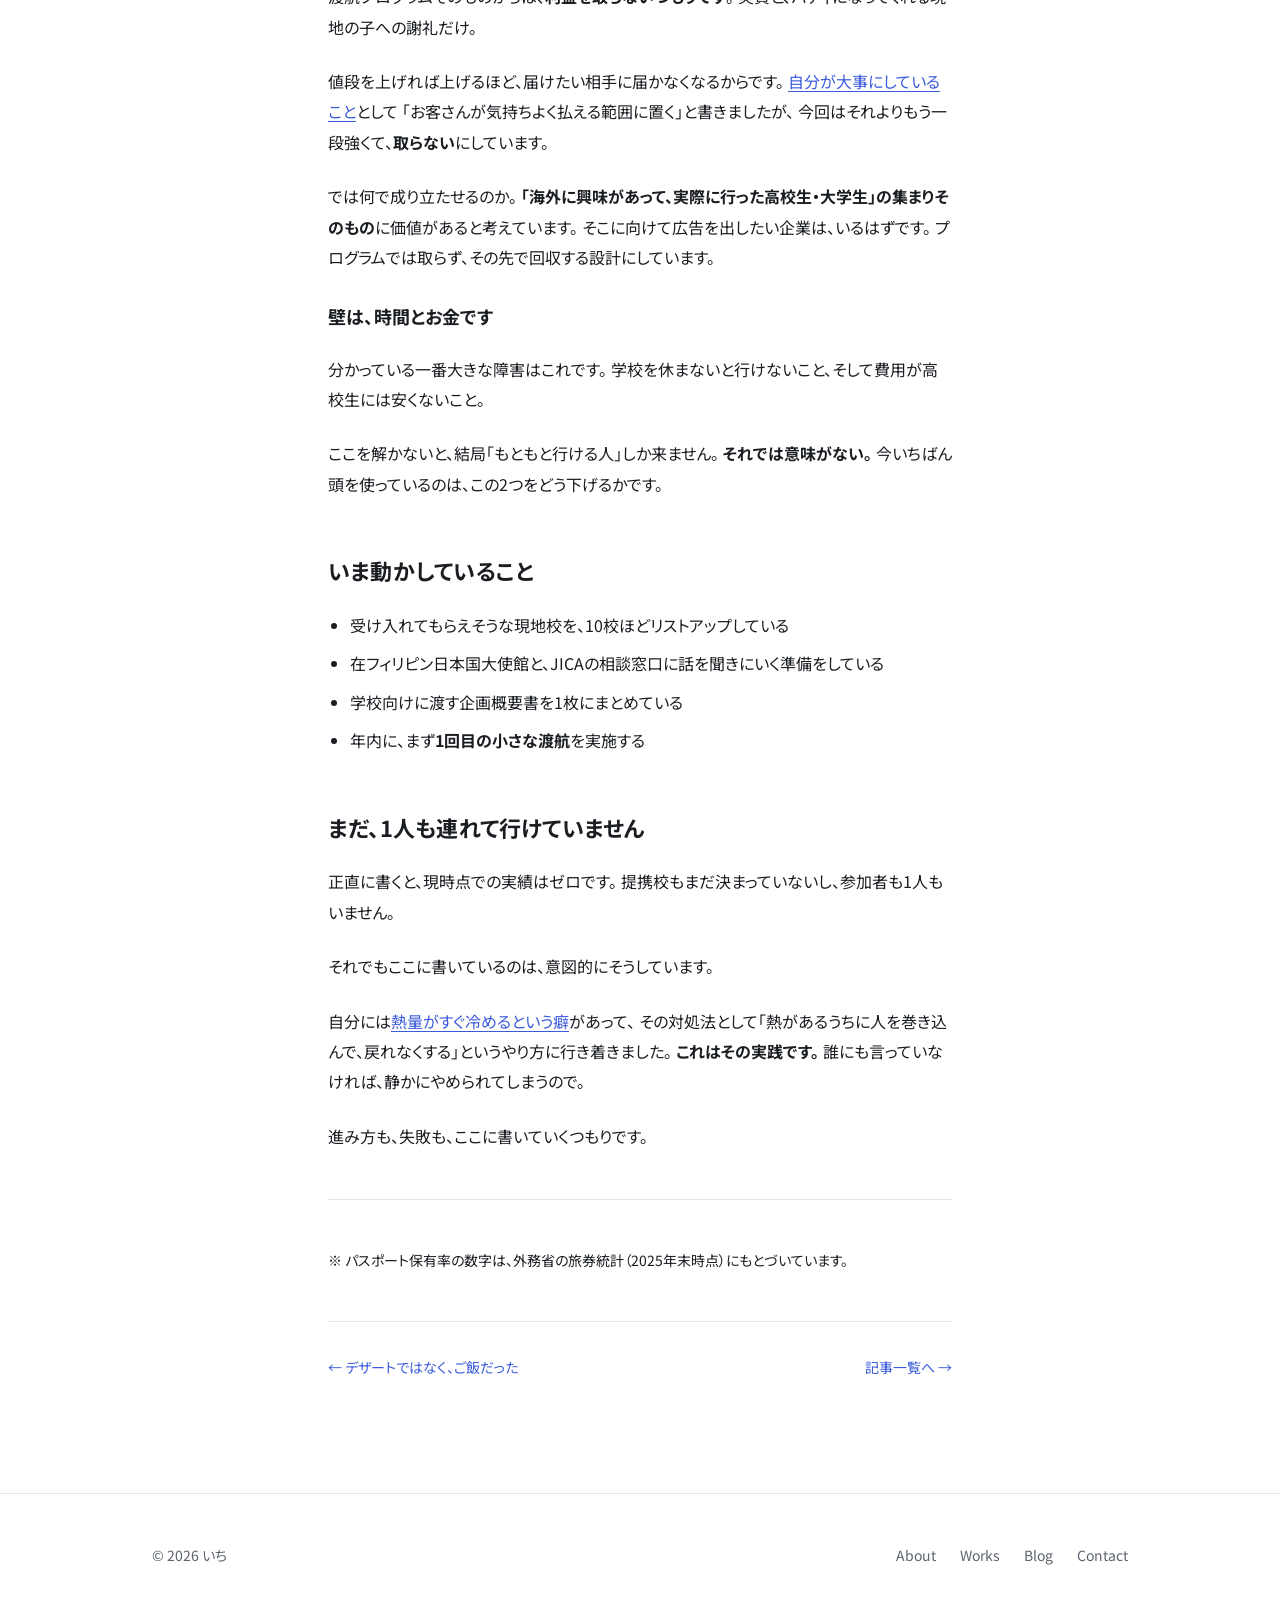
<file: blog/2026-09-05-passport.html>
<!DOCTYPE html>
<html lang="ja">
<head>
<meta charset="UTF-8">
<meta name="viewport" content="width=device-width, initial-scale=1">
<title>高校生と大学生のパスポート保有率を、10%上げたい — いち</title>
<meta name="description" content="日本人のパスポート保有率は約18%。5人に4人は海外に行ける状態ですらない。高校生と大学生のその数字を10%上げるために、いま準備していることを書きます。">
<link rel="canonical" href="https://onagai0820-gif.github.io/blog/2026-09-05-passport.html">

<meta property="og:type" content="article">
<meta property="og:title" content="高校生と大学生のパスポート保有率を、10%上げたい — いち">
<meta property="og:description" content="日本人のパスポート保有率は約18%。5人に4人は海外に行ける状態ですらない。高校生と大学生のその数字を10%上げるために、いま準備していることを書きます。">
<meta property="og:url" content="https://onagai0820-gif.github.io/blog/2026-09-05-passport.html">
<meta property="og:locale" content="ja_JP">
<meta property="og:site_name" content="いち">
<meta property="og:image" content="https://onagai0820-gif.github.io/assets/img/og.jpg">
<meta property="og:image:width" content="1200">
<meta property="og:image:height" content="630">
<meta name="twitter:image" content="https://onagai0820-gif.github.io/assets/img/og.jpg">
<meta name="twitter:card" content="summary_large_image">

<link rel="preconnect" href="https://fonts.googleapis.com">
<link rel="preconnect" href="https://fonts.gstatic.com" crossorigin>
<link rel="stylesheet" href="https://fonts.googleapis.com/css2?family=Noto+Sans+JP:wght@400;700&display=swap">
<link rel="stylesheet" href="../assets/css/style.css">
</head>
<body>

<a class="skip-link" href="#main">本文へスキップ</a>

<header class="site-header">
  <div class="container">
    <a class="brand" href="../index.html">いち</a>
    <nav class="nav" aria-label="メインナビゲーション">
      <ul>
        <li><a href="../index.html">Top</a></li>
        <li><a href="../about.html">About</a></li>
        <li><a href="../works.html">Works</a></li>
        <li><a href="../blog/" aria-current="page">Blog</a></li>
        <li><a href="../contact.html">Contact</a></li>
      </ul>
    </nav>
  </div>
</header>

<main id="main">

  <article>
    <header class="article-header">
      <div class="container">
        <p class="card-meta"><span class="tag">ビジネス</span><time datetime="2026-09-05">2026.09.05</time></p>
        <h1 class="article-title">高校生と大学生のパスポート保有率を、10%上げたい</h1>
        <p class="lead" style="max-width:42rem">
          日本人のパスポート保有率は、約18%です。
          5人に4人は、海外に行きたいかどうか以前に、<strong>行ける状態ですらない</strong>。
          その数字を動かしたくて、いま準備していることがあります。
        </p>
      </div>
    </header>

    <div class="article-body">
      <div class="container prose">

        <p>
          最初に数字を置いておきます。
        </p>
        <p>
          外務省の統計によると、日本人のパスポート保有率は<strong>約18%</strong>です。
          2025年末の時点で、前年の16.8%から17.8%に上がりました。
          上がってはいるのですが、それでも<strong>5人に4人は持っていない</strong>ということになります。
        </p>
        <h2>きっかけは、父の一言だった</h2>

        <p>
          自分がフィリピンにいるのは、2024年の5月に父から言われた一言がきっかけです。
        </p>

        <blockquote>
          <p>学生の時間を、もったいなく使うな。</p>
        </blockquote>

        <p>
          連休の終わりに落ち込んでいるところを見られて、そう言われました。
          そこから話が進んで、翌年には海外に出ていました。
        </p>
        <p>
          もしあの一言がなかったら、今の自分は絶対にいません。
          そして、あの一言を言ってくれる人が近くにいなかった同世代は、たくさんいるはずです。
        </p>
        <p>
          だから自分がやりたいのは、才能のある人を見つけることではなくて、
          <strong>「行こうと思えば行ける」ところまで連れていく人を増やすこと</strong>です。
        </p>
        <p>
          目標は、<strong>高校生と大学生のパスポート保有率を10%上げること</strong>。
          日本全体ではなく、この2つの層に絞っています。
          自分が届けたい相手が、そこだからです。
        </p>

        <h2>やろうとしていること</h2>

        <p>
          日本の高校生・大学生をフィリピンに連れてきて、
          <strong>現地の同世代と「バディ」を組んでもらい、学校に体験入学する</strong>プログラムを作ろうとしています。
        </p>
        <ul>
          <li>渡航する前から、現地の同年代とオンラインでつながっておく</li>
          <li>着いたら提携校に体験入学して、現地の生徒1人とペアになる</li>
          <li>放課後や週末も一緒に行動する</li>
        </ul>
        <p>
          観光で行って帰ってくるのとは、残るものが違うと思っています。
          <strong>向こうにも友達ができる。</strong>それが目的です。
          日本人側だけが得をする形にはしたくありません。
        </p>

        <h3>このプログラムでは、儲けません</h3>

        <p>
          渡航プログラムそのものからは、<strong>利益を取らないつもりです</strong>。
          実費と、バディになってくれる現地の子への謝礼だけ。
        </p>
        <p>
          値段を上げれば上げるほど、届けたい相手に届かなくなるからです。
          <a href="../about.html">自分が大事にしていること</a>として
          「お客さんが気持ちよく払える範囲に置く」と書きましたが、
          今回はそれよりもう一段強くて、<strong>取らない</strong>にしています。
        </p>
        <p>
          では何で成り立たせるのか。
          <strong>「海外に興味があって、実際に行った高校生・大学生」の集まりそのもの</strong>に価値があると考えています。
          そこに向けて広告を出したい企業は、いるはずです。
          プログラムでは取らず、その先で回収する設計にしています。
        </p>

        <h3>壁は、時間とお金です</h3>

        <p>
          分かっている一番大きな障害はこれです。
          学校を休まないと行けないこと、そして費用が高校生には安くないこと。
        </p>
        <p>
          ここを解かないと、結局「もともと行ける人」しか来ません。
          <strong>それでは意味がない。</strong>
          今いちばん頭を使っているのは、この2つをどう下げるかです。
        </p>

        <h2>いま動かしていること</h2>

        <ul>
          <li>受け入れてもらえそうな現地校を、10校ほどリストアップしている</li>
          <li>在フィリピン日本国大使館と、JICAの相談窓口に話を聞きにいく準備をしている</li>
          <li>学校向けに渡す企画概要書を1枚にまとめている</li>
          <li>年内に、まず<strong>1回目の小さな渡航</strong>を実施する</li>
        </ul>

        <h2>まだ、1人も連れて行けていません</h2>

        <p>
          正直に書くと、現時点での実績はゼロです。
          提携校もまだ決まっていないし、参加者も1人もいません。
        </p>
        <p>
          それでもここに書いているのは、意図的にそうしています。
        </p>
        <p>
          自分には<a href="2026-08-09-netsuryo.html">熱量がすぐ冷めるという癖</a>があって、
          その対処法として「熱があるうちに人を巻き込んで、戻れなくする」というやり方に行き着きました。
          <strong>これはその実践です。</strong>
          誰にも言っていなければ、静かにやめられてしまうので。
        </p>
        <p>
          進み方も、失敗も、ここに書いていくつもりです。
        </p>

        <hr>

        <p class="card-desc">
          ※ パスポート保有率の数字は、外務省の旅券統計（2025年末時点）にもとづいています。
        </p>

        <nav class="article-nav">
          <a class="link-more" href="2026-08-10-dessert-to-rice.html">← デザートではなく、ご飯だった</a>
          <a class="link-more" href="index.html">記事一覧へ →</a>
        </nav>

      </div>
    </div>
  </article>
</main>

<footer class="site-footer">
  <div class="container">
    <p>&copy; 2026 いち</p>
    <ul class="footer-links">
      <li><a href="../about.html">About</a></li>
      <li><a href="../works.html">Works</a></li>
      <li><a href="../blog/">Blog</a></li>
      <li><a href="../contact.html">Contact</a></li>
    </ul>
  </div>
</footer>

<script src="../assets/js/main.js"></script>
</body>
</html>
</file>
<file: assets/css/style.css>
/* =========================================================
   いち — 個人サイト
   デザイントークン → ベース → レイアウト → コンポーネント
   ========================================================= */

/* ---------- 1. デザイントークン ---------- */
:root {
  /* 色：白ベース＋濃いグレー＋アクセント1色 */
  --bg:            #ffffff;
  --bg-subtle:     #f7f8fa;
  --text:          #1a1d21;
  --text-muted:    #5c636e;
  --border:        #e3e6ea;
  --accent:        #3b5bdb;
  --accent-hover:  #2f49b0;
  --accent-subtle: #eef2ff;

  /* 余白（8pxベース） */
  --sp-1: 0.25rem;
  --sp-2: 0.5rem;
  --sp-3: 0.75rem;
  --sp-4: 1rem;
  --sp-6: 1.5rem;
  --sp-8: 2rem;
  --sp-12: 3rem;
  --sp-16: 4rem;
  --sp-24: 6rem;

  /* 文字 */
  --font: "Noto Sans JP", -apple-system, BlinkMacSystemFont, "Hiragino Sans",
          "Yu Gothic UI", "Meiryo", system-ui, sans-serif;
  --fs-sm:   0.875rem;
  --fs-base: 1rem;
  --fs-lg:   1.125rem;
  --fs-xl:   1.375rem;
  --fs-2xl:  1.75rem;
  --fs-3xl:  2.25rem;
  --lh-body: 1.9;
  --lh-tight: 1.4;

  /* その他 */
  --radius: 10px;
  --measure: 42rem;   /* 本文の最大幅 */
  --wide:    64rem;   /* コンテナ最大幅 */
}

@media (prefers-color-scheme: dark) {
  :root:not([data-theme="light"]) {
    --bg:            #14161a;
    --bg-subtle:     #1c1f25;
    --text:          #e8eaed;
    --text-muted:    #a0a7b4;
    --border:        #2b2f37;
    --accent:        #8ba4ff;
    --accent-hover:  #a8bcff;
    --accent-subtle: #1e2436;
  }
}

:root[data-theme="dark"] {
  --bg:            #14161a;
  --bg-subtle:     #1c1f25;
  --text:          #e8eaed;
  --text-muted:    #a0a7b4;
  --border:        #2b2f37;
  --accent:        #8ba4ff;
  --accent-hover:  #a8bcff;
  --accent-subtle: #1e2436;
}

/* ---------- 2. ベース ---------- */
*, *::before, *::after { box-sizing: border-box; }

html {
  -webkit-text-size-adjust: 100%;
  scroll-behavior: smooth;
}

body {
  margin: 0;
  background: var(--bg);
  color: var(--text);
  font-family: var(--font);
  font-size: var(--fs-base);
  line-height: var(--lh-body);
  font-feature-settings: "palt";
  -webkit-font-smoothing: antialiased;
}

h1, h2, h3 {
  line-height: var(--lh-tight);
  font-weight: 700;
  letter-spacing: 0.01em;
  margin: 0;
}

p { margin: 0; }

a {
  color: var(--accent);
  text-decoration-thickness: 1px;
  text-underline-offset: 0.2em;
}
a:hover { color: var(--accent-hover); }

img { max-width: 100%; height: auto; display: block; }

/* キーボード操作の可視化 */
:focus-visible {
  outline: 2px solid var(--accent);
  outline-offset: 3px;
  border-radius: 3px;
}

/* スクリーンリーダー専用 */
.visually-hidden {
  position: absolute; width: 1px; height: 1px;
  padding: 0; margin: -1px; overflow: hidden;
  clip: rect(0 0 0 0); white-space: nowrap; border: 0;
}

/* 本文へスキップ */
.skip-link {
  position: absolute; left: var(--sp-4); top: -100px;
  background: var(--accent); color: #fff;
  padding: var(--sp-2) var(--sp-4); border-radius: var(--radius);
  text-decoration: none; z-index: 100;
  transition: top .15s;
}
.skip-link:focus { top: var(--sp-4); color: #fff; }

/* ---------- 3. レイアウト ---------- */
.container {
  width: 100%;
  max-width: var(--wide);
  margin-inline: auto;
  padding-inline: var(--sp-6);
}

.section { padding-block: var(--sp-16); }
.section + .section { border-top: 1px solid var(--border); }

.section-head {
  display: flex;
  align-items: baseline;
  justify-content: space-between;
  gap: var(--sp-4);
  margin-bottom: var(--sp-8);
  flex-wrap: wrap;
}

.section-title {
  font-size: var(--fs-xl);
  letter-spacing: 0.02em;
}
.section-title::before {
  content: "";
  display: inline-block;
  width: 3px; height: 0.9em;
  background: var(--accent);
  margin-right: var(--sp-3);
  vertical-align: -0.08em;
  border-radius: 2px;
}

/* ---------- 4. ヘッダー ---------- */
.site-header {
  position: sticky; top: 0; z-index: 50;
  background: color-mix(in srgb, var(--bg) 88%, transparent);
  backdrop-filter: saturate(1.4) blur(8px);
  border-bottom: 1px solid var(--border);
}

.site-header .container {
  display: flex;
  align-items: center;
  justify-content: space-between;
  gap: var(--sp-4);
  min-height: 60px;
}

.brand {
  font-weight: 700;
  font-size: var(--fs-lg);
  color: var(--text);
  text-decoration: none;
  letter-spacing: 0.08em;
}
.brand:hover { color: var(--accent); }

.nav ul {
  display: flex;
  gap: var(--sp-6);
  list-style: none;
  margin: 0; padding: 0;
}
.nav a {
  color: var(--text-muted);
  text-decoration: none;
  font-size: var(--fs-sm);
  padding-block: var(--sp-2);
}
.nav a:hover,
.nav a[aria-current="page"] { color: var(--accent); }

@media (max-width: 40rem) {
  .nav ul { gap: var(--sp-4); }
  .nav a { font-size: 0.8125rem; }
}

/* ---------- 5. ヒーロー ---------- */
.hero { padding-block: var(--sp-16) var(--sp-12); }

.hero-inner {
  display: grid;
  grid-template-columns: 1fr;
  gap: var(--sp-8);
  align-items: center;
}

@media (min-width: 48rem) {
  .hero-inner {
    grid-template-columns: 1fr minmax(0, 15rem);
    gap: var(--sp-12);
  }
  .hero { padding-block: var(--sp-24) var(--sp-16); }
}

.hero-photo {
  width: 100%;
  max-width: 15rem;
  aspect-ratio: 1;
  object-fit: cover;
  border-radius: var(--radius);
  border: 1px solid var(--border);
  background: var(--bg-subtle);
}

.hero-eyebrow {
  font-size: var(--fs-sm);
  color: var(--text-muted);
  letter-spacing: 0.14em;
  text-transform: uppercase;
  margin-bottom: var(--sp-3);
}

.hero-title {
  font-size: var(--fs-3xl);
  margin-bottom: var(--sp-6);
}
@media (min-width: 48rem) {
  .hero-title { font-size: 2.75rem; }
}

.hero-title .accent { color: var(--accent); }

.hero-lead {
  color: var(--text-muted);
  max-width: var(--measure);
  margin-bottom: var(--sp-8);
}

/* ---------- 6. 「いまやっていること」 ---------- */
.now-list {
  list-style: none;
  margin: 0; padding: 0;
  display: grid;
  gap: var(--sp-6);
}
@media (min-width: 48rem) {
  .now-list { grid-template-columns: repeat(3, 1fr); gap: var(--sp-8); }
}

.now-list dt {
  font-weight: 700;
  font-size: var(--fs-sm);
  color: var(--accent);
  letter-spacing: 0.1em;
  margin-bottom: var(--sp-2);
}
.now-list dd {
  margin: 0;
  color: var(--text-muted);
  font-size: var(--fs-sm);
}

/* ---------- 7. カード ---------- */
.card-grid {
  display: grid;
  gap: var(--sp-4);
  grid-template-columns: 1fr;
}
@media (min-width: 40rem) {
  .card-grid { grid-template-columns: repeat(2, 1fr); }
}
@media (min-width: 60rem) {
  .card-grid--3 { grid-template-columns: repeat(3, 1fr); }
}

.card {
  display: flex;
  flex-direction: column;
  gap: var(--sp-2);
  padding: var(--sp-6);
  border: 1px solid var(--border);
  border-radius: var(--radius);
  background: var(--bg);
  text-decoration: none;
  color: inherit;
  transition: border-color .15s, transform .15s;
}
.card:hover {
  border-color: var(--accent);
  transform: translateY(-2px);
  color: inherit;
}

.card-meta {
  font-size: 0.8125rem;
  color: var(--text-muted);
  letter-spacing: 0.06em;
  display: flex;
  gap: var(--sp-3);
  flex-wrap: wrap;
  align-items: center;
}

.tag {
  display: inline-block;
  font-size: 0.75rem;
  padding: 0.1em 0.6em;
  border-radius: 999px;
  background: var(--accent-subtle);
  color: var(--accent);
  letter-spacing: 0.04em;
}

.card-title {
  font-size: var(--fs-lg);
  font-weight: 700;
}
.card:hover .card-title { color: var(--accent); }

.card-desc {
  font-size: var(--fs-sm);
  color: var(--text-muted);
  line-height: 1.8;
}

/* ---------- 8. 引用（価値観の一言） ---------- */
.pull-quote {
  margin: 0;
  padding: var(--sp-8);
  background: var(--bg-subtle);
  border-left: 3px solid var(--accent);
  border-radius: 0 var(--radius) var(--radius) 0;
}
.pull-quote p {
  font-size: var(--fs-xl);
  font-weight: 700;
  line-height: 1.7;
}
.pull-quote footer {
  margin-top: var(--sp-3);
  font-size: var(--fs-sm);
  color: var(--text-muted);
}

/* ---------- 9. ボタン ---------- */
.btn {
  display: inline-flex;
  align-items: center;
  gap: var(--sp-2);
  padding: var(--sp-3) var(--sp-6);
  border-radius: var(--radius);
  background: var(--accent);
  color: #fff;
  font-size: var(--fs-sm);
  font-weight: 700;
  text-decoration: none;
  border: 1px solid var(--accent);
  transition: background .15s;
}
.btn:hover { background: var(--accent-hover); color: #fff; }

.btn--ghost {
  background: transparent;
  color: var(--accent);
  border-color: var(--border);
}
.btn--ghost:hover { background: var(--accent-subtle); color: var(--accent); }

.link-more {
  font-size: var(--fs-sm);
  text-decoration: none;
  white-space: nowrap;
}
.link-more:hover { text-decoration: underline; }

/* ---------- 10. フッター ---------- */
.site-footer {
  border-top: 1px solid var(--border);
  padding-block: var(--sp-12);
  margin-top: var(--sp-16);
  color: var(--text-muted);
  font-size: var(--fs-sm);
}
.site-footer .container {
  display: flex;
  flex-wrap: wrap;
  gap: var(--sp-4);
  justify-content: space-between;
  align-items: center;
}
.site-footer a { color: var(--text-muted); text-decoration: none; }
.site-footer a:hover { color: var(--accent); }

.footer-links {
  display: flex;
  gap: var(--sp-6);
  list-style: none;
  margin: 0; padding: 0;
}

/* ---------- 11. スクロール時のフェードイン ---------- */
.reveal {
  opacity: 0;
  transform: translateY(12px);
  transition: opacity .5s ease, transform .5s ease;
}
.reveal.is-visible { opacity: 1; transform: none; }

@media (prefers-reduced-motion: reduce) {
  html { scroll-behavior: auto; }
  .reveal { opacity: 1; transform: none; transition: none; }
  .card:hover { transform: none; }
}

/* =========================================================
   フェーズ2で追加したコンポーネント
   ========================================================= */

/* ---------- 12. 本文（About・記事） ---------- */
.prose {
  max-width: var(--measure);
}
.prose > * + * { margin-top: var(--sp-6); }

.prose h2 {
  font-size: var(--fs-xl);
  margin-top: var(--sp-12);
  padding-top: var(--sp-2);
}
.prose h3 {
  font-size: var(--fs-lg);
  margin-top: var(--sp-8);
}
.prose p { color: var(--text); }
.prose ul, .prose ol {
  padding-left: 1.4em;
  color: var(--text);
}
.prose li + li { margin-top: var(--sp-2); }

.prose blockquote {
  margin: 0;
  padding: var(--sp-4) var(--sp-6);
  border-left: 3px solid var(--accent);
  background: var(--bg-subtle);
  color: var(--text-muted);
  border-radius: 0 var(--radius) var(--radius) 0;
}
.prose blockquote p { color: inherit; }

.prose hr {
  border: 0;
  border-top: 1px solid var(--border);
  margin-block: var(--sp-12);
}

.lead {
  font-size: var(--fs-lg);
  color: var(--text-muted);
}

/* ---------- 13. 経歴タイムライン ---------- */
.timeline {
  list-style: none;
  margin: 0;
  padding: 0 0 0 var(--sp-6);
  border-left: 2px solid var(--border);
  max-width: var(--measure);
}
.timeline li {
  position: relative;
  padding-bottom: var(--sp-8);
}
.timeline li:last-child { padding-bottom: 0; }

.timeline li::before {
  content: "";
  position: absolute;
  left: calc(-1 * var(--sp-6) - 6px);
  top: 0.65em;
  width: 10px; height: 10px;
  border-radius: 50%;
  background: var(--accent);
  border: 2px solid var(--bg);
}

.timeline .year {
  display: block;
  font-size: var(--fs-sm);
  font-weight: 700;
  color: var(--accent);
  letter-spacing: 0.08em;
}
.timeline .event {
  display: block;
  font-weight: 700;
  margin-top: var(--sp-1);
}
.timeline .detail {
  display: block;
  color: var(--text-muted);
  font-size: var(--fs-sm);
  margin-top: var(--sp-1);
}

/* ---------- 14. 価値観リスト ---------- */
.values {
  list-style: none;
  margin: 0; padding: 0;
  display: grid;
  gap: var(--sp-4);
}
@media (min-width: 44rem) {
  .values { grid-template-columns: repeat(2, 1fr); }
}
.values li {
  padding: var(--sp-6);
  border: 1px solid var(--border);
  border-radius: var(--radius);
  background: var(--bg-subtle);
}
.values strong {
  display: block;
  margin-bottom: var(--sp-2);
}
.values span {
  color: var(--text-muted);
  font-size: var(--fs-sm);
}

/* ---------- 15. Works の各項目 ---------- */
.work {
  padding-block: var(--sp-12);
  border-top: 1px solid var(--border);
  scroll-margin-top: 80px;
}
.work:first-of-type { border-top: 0; padding-top: var(--sp-8); }

.work-head { margin-bottom: var(--sp-6); }
.work-title {
  font-size: var(--fs-2xl);
  margin-top: var(--sp-2);
}
.work-body { max-width: var(--measure); }
.work-body > * + * { margin-top: var(--sp-4); }
.work-body ul { padding-left: 1.4em; color: var(--text-muted); font-size: var(--fs-sm); }

.work-links {
  display: flex;
  gap: var(--sp-3);
  flex-wrap: wrap;
  margin-top: var(--sp-6);
}

.status {
  display: inline-block;
  font-size: 0.75rem;
  padding: 0.1em 0.6em;
  border-radius: 999px;
  border: 1px solid var(--border);
  color: var(--text-muted);
  letter-spacing: 0.04em;
}
.status--live {
  border-color: var(--accent);
  color: var(--accent);
  background: var(--accent-subtle);
}

/* ---------- 16. ブログのカテゴリ絞り込み ---------- */
.filters {
  display: flex;
  gap: var(--sp-2);
  flex-wrap: wrap;
  margin-bottom: var(--sp-8);
}
.filter-btn {
  font: inherit;
  font-size: var(--fs-sm);
  padding: var(--sp-2) var(--sp-4);
  border: 1px solid var(--border);
  border-radius: 999px;
  background: transparent;
  color: var(--text-muted);
  cursor: pointer;
  transition: border-color .15s, color .15s, background .15s;
}
.filter-btn:hover { border-color: var(--accent); color: var(--accent); }
.filter-btn[aria-pressed="true"] {
  background: var(--accent);
  border-color: var(--accent);
  color: #fff;
}

.post-list { display: grid; gap: var(--sp-4); }
.post-list li { list-style: none; }
.post-list[hidden] { display: none; }
.empty-msg { color: var(--text-muted); font-size: var(--fs-sm); }

/* ---------- 17. 記事ページ ---------- */
.article-header {
  padding-block: var(--sp-16) var(--sp-8);
  border-bottom: 1px solid var(--border);
}
.article-title {
  font-size: var(--fs-2xl);
  margin-block: var(--sp-3);
  max-width: var(--measure);
}
@media (min-width: 48rem) {
  .article-title { font-size: var(--fs-3xl); }
}
.article-body { padding-block: var(--sp-12); }

.article-nav {
  display: flex;
  justify-content: space-between;
  gap: var(--sp-4);
  flex-wrap: wrap;
  padding-top: var(--sp-8);
  border-top: 1px solid var(--border);
  margin-top: var(--sp-12);
  max-width: var(--measure);
}

/* ---------- 18. Contact ---------- */
.form-embed {
  width: 100%;
  min-height: 800px;
  border: 1px solid var(--border);
  border-radius: var(--radius);
  background: var(--bg-subtle);
}
@media (max-width: 40rem) {
  .form-embed { min-height: 900px; }
}
.form-placeholder {
  display: grid;
  place-items: center;
  text-align: center;
  padding: var(--sp-16) var(--sp-6);
  border: 1px dashed var(--border);
  border-radius: var(--radius);
  background: var(--bg-subtle);
  color: var(--text-muted);
  max-width: var(--measure);
}

.social {
  list-style: none;
  margin: 0; padding: 0;
  display: flex;
  gap: var(--sp-4);
  flex-wrap: wrap;
}
.social a {
  display: inline-block;
  padding: var(--sp-2) var(--sp-4);
  border: 1px solid var(--border);
  border-radius: var(--radius);
  text-decoration: none;
  font-size: var(--fs-sm);
}
.social a:hover { border-color: var(--accent); }

/* ---------- 19. 404 ---------- */
.error-page {
  min-height: 55vh;
  display: grid;
  place-items: center;
  text-align: center;
}

/* ---------- 20. 動画の埋め込み ---------- */
.video-embed {
  width: 100%;
  aspect-ratio: 16 / 9;
  border: 1px solid var(--border);
  border-radius: var(--radius);
  background: var(--bg-subtle);
  display: block;
}

.video-item + .video-item { margin-top: var(--sp-8); }

.video-caption {
  margin-top: var(--sp-3);
  font-size: var(--fs-sm);
  color: var(--text-muted);
}
.video-caption strong { color: var(--text); }
</file>
